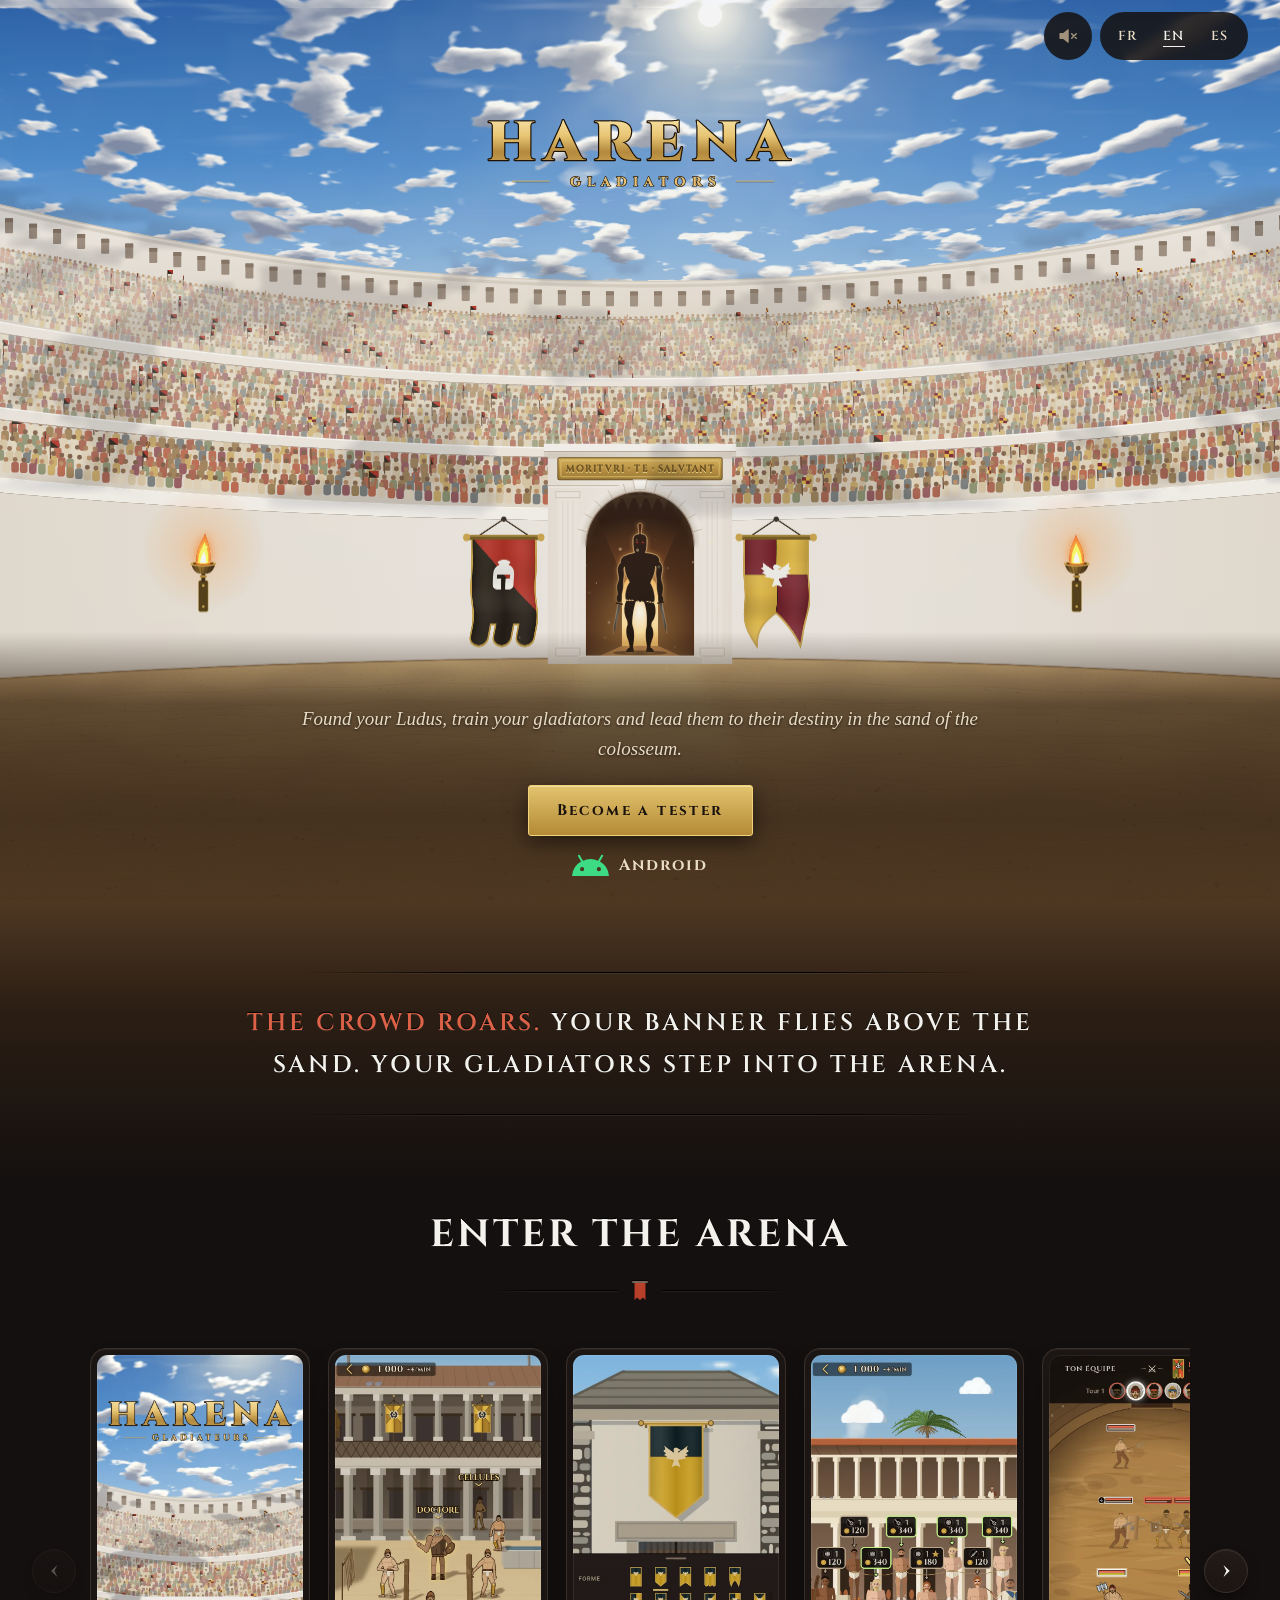
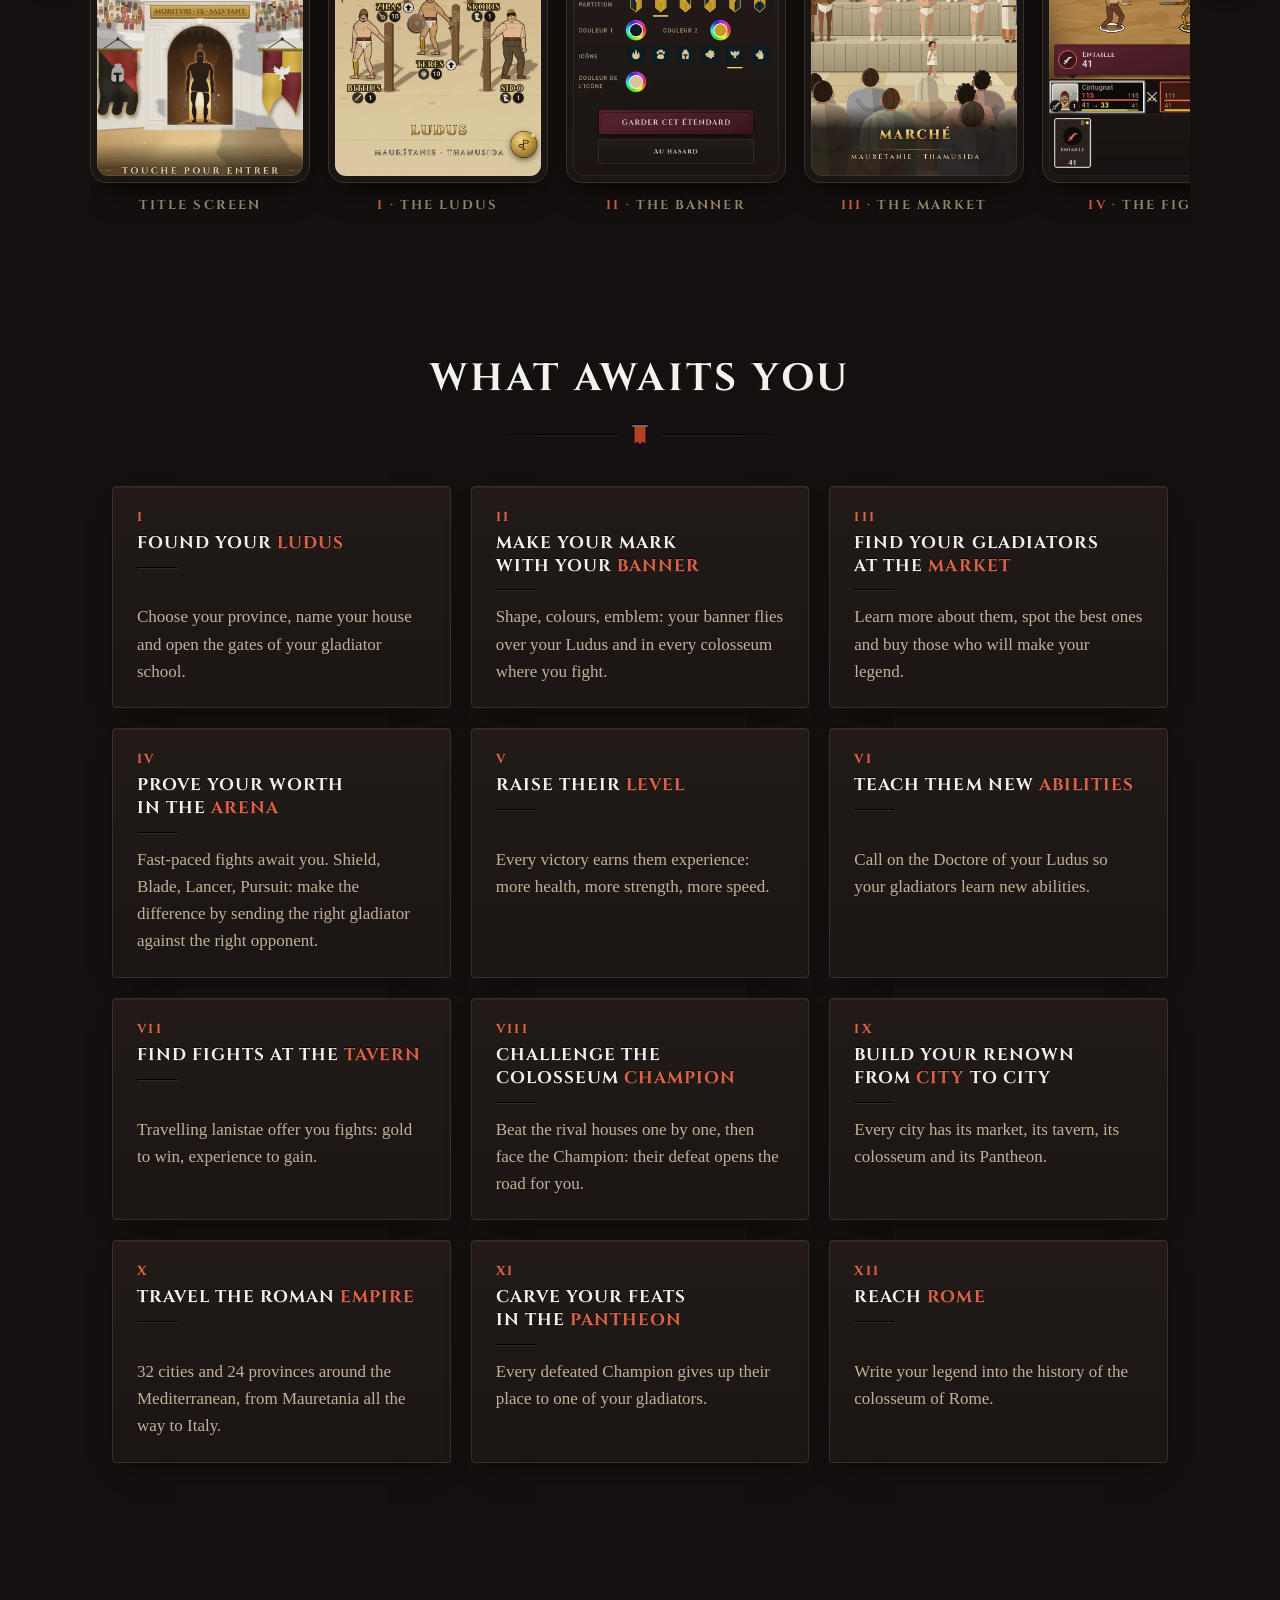
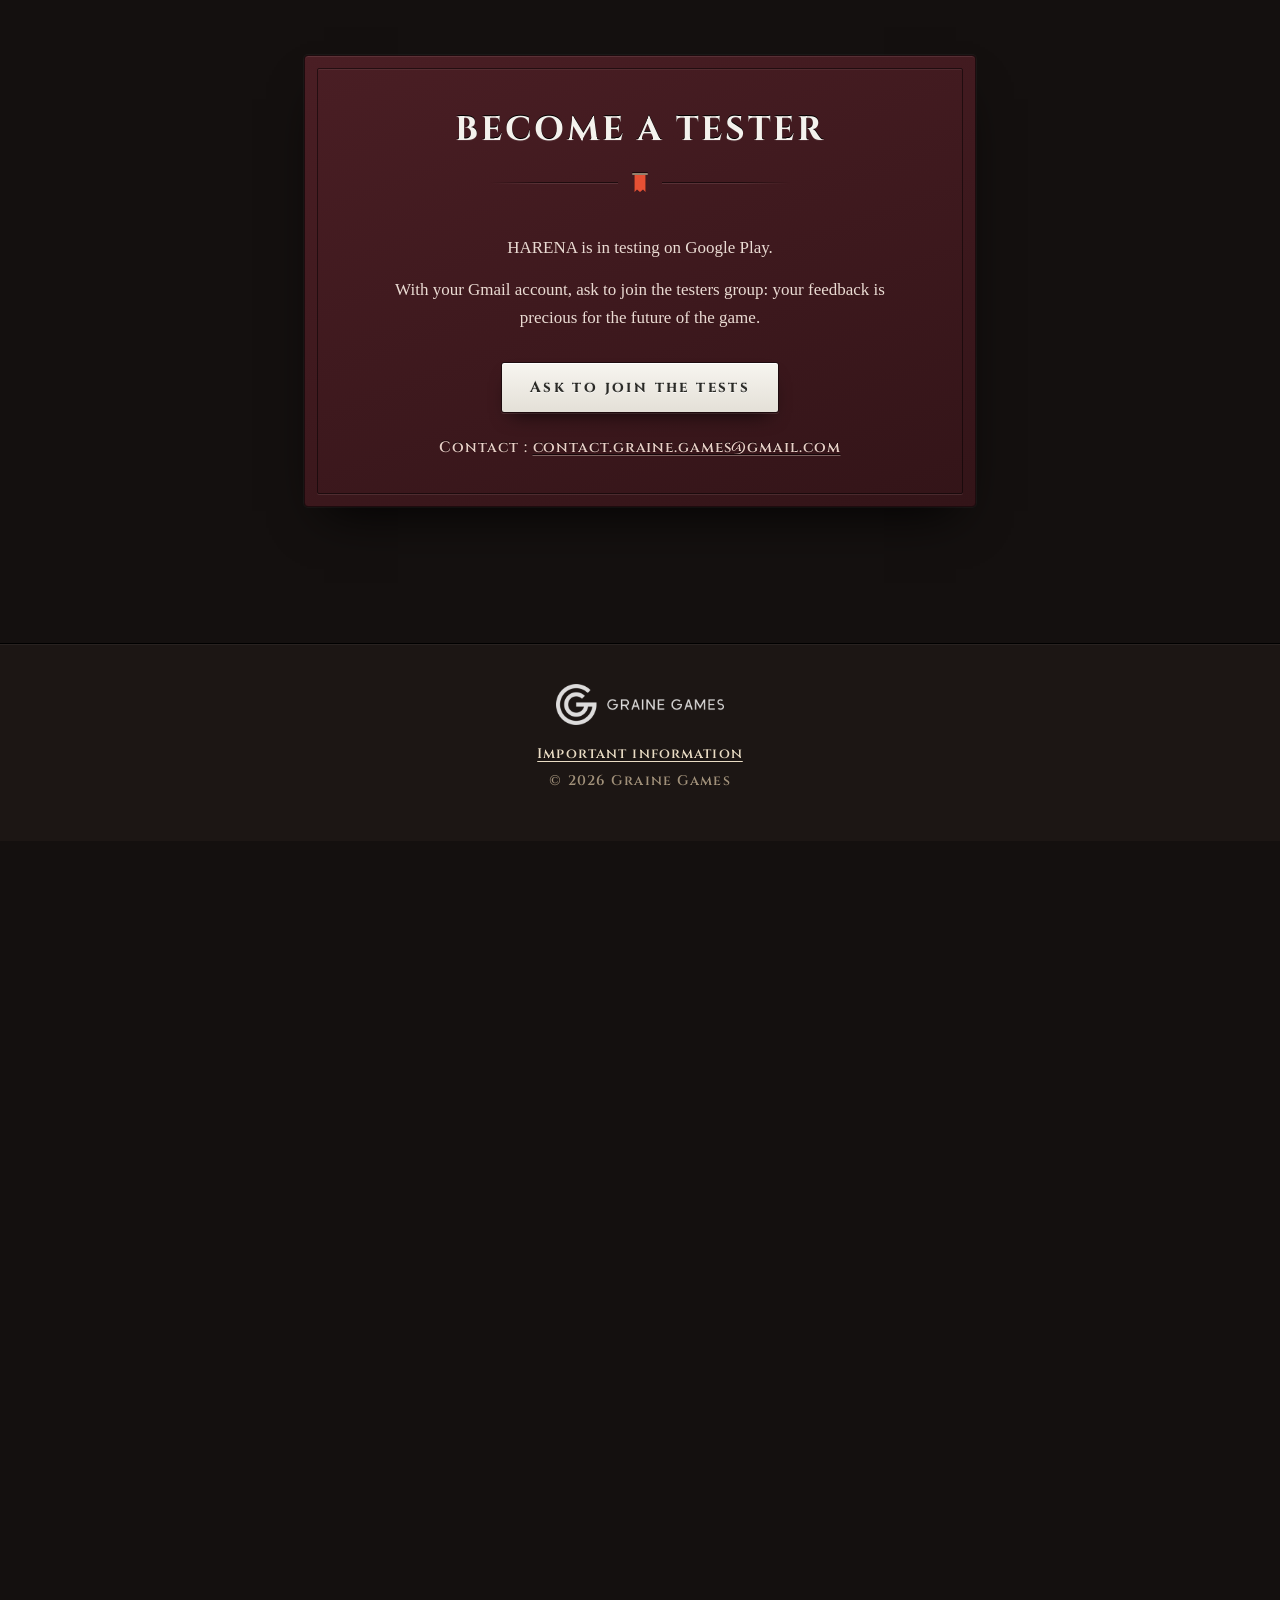
<file: index.html>
<!doctype html>
<html lang="fr">
<head>
<meta charset="utf-8">
<meta name="viewport" content="width=device-width, initial-scale=1">
<title>Graine Games</title>
<meta name="theme-color" content="#14100F">
<link rel="canonical" href="harena/">
<meta http-equiv="refresh" content="0; url=harena/">
<style>body{background:#14100F;color:#E9DCC4;font-family:Georgia,serif;text-align:center;padding:40px 16px}a{color:#F0D27A}</style>
</head>
<body>
<!-- Le studio n'a qu'un jeu : la racine renvoie vers lui. Chaque jeu vit dans son dossier, pour que ses adresses ne bougent jamais. -->
<p><a href="harena/">HARENA</a></p>
</body>
</html>
</file>
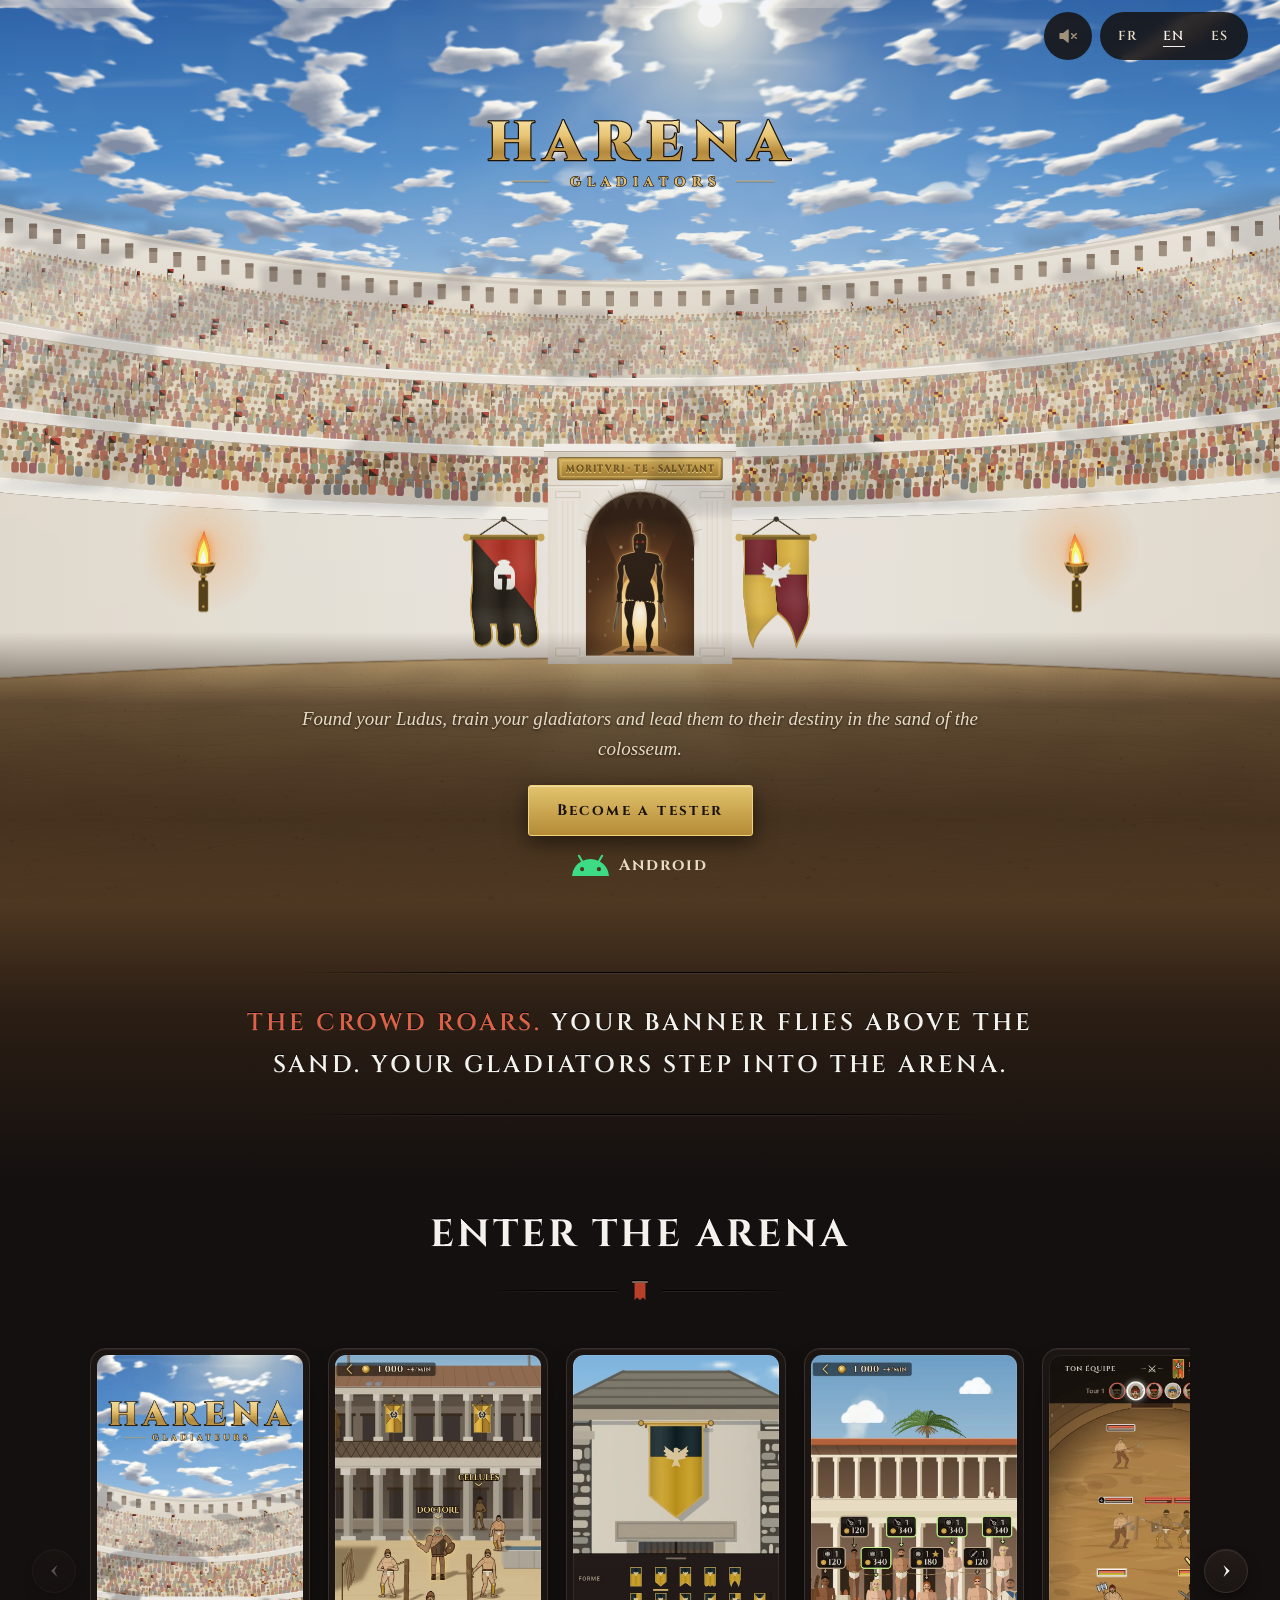
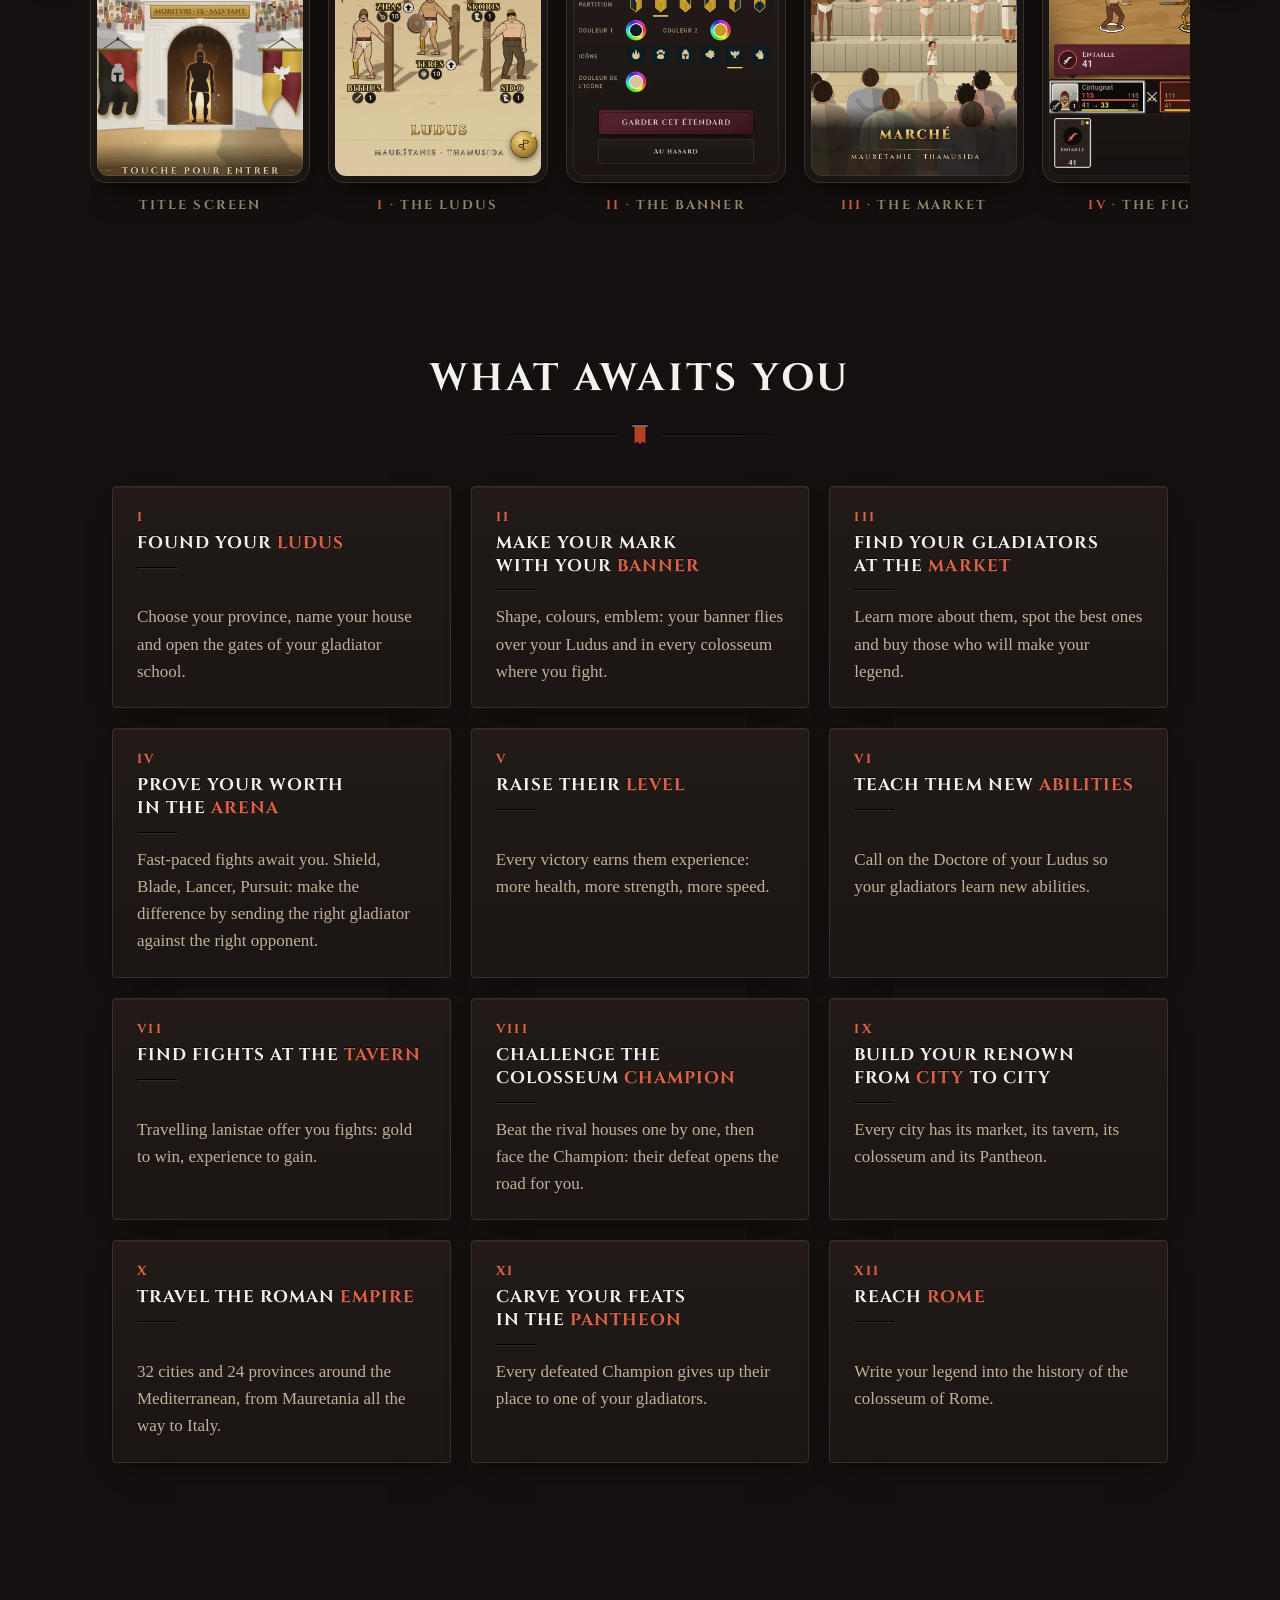
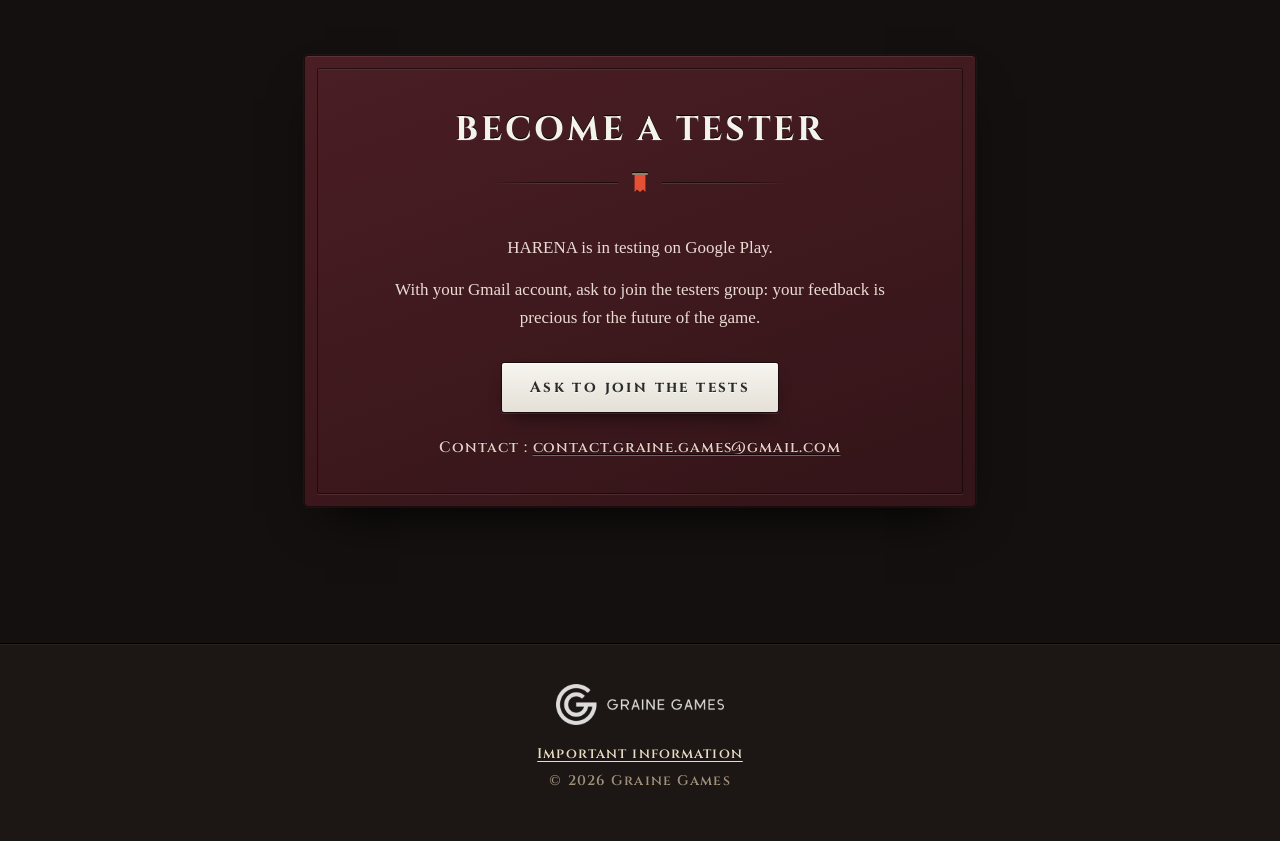
<file: harena/index.html>
<!doctype html>
<html lang="fr">
<head>
<meta charset="utf-8">
<meta name="viewport" content="width=device-width, initial-scale=1">
<title data-i18n="titre">HARENA</title>
<meta name="description" content="HARENA, jeu de gladiateurs pour Android : fondez votre Ludus, entraînez vos gladiateurs et menez-les vers leur destinée dans le sable du colisée. Sans publicité, jouable hors ligne, en français, anglais et espagnol.">
<meta name="theme-color" content="#14100F">
<meta property="og:type" content="website">
<meta property="og:title" content="HARENA">
<meta property="og:description" content="Fondez votre Ludus, entraînez vos gladiateurs et menez-les vers leur destinée dans le sable du colisée.">
<meta property="og:image" content="https://graine-games.github.io/harena/img/harena-512.png">
<meta property="og:site_name" content="Graine Games">
<meta name="twitter:card" content="summary">
<link rel="icon" href="favicon.png" type="image/png">
<link rel="apple-touch-icon" href="img/apple-touch-icon.png">
<link rel="preload" href="fonts/Cinzel.ttf" as="font" type="font/ttf" crossorigin>
<link rel="stylesheet" href="style.css?v=20261013c">
</head>
<body>
<a class="lien-evitement" href="#jeu" data-i18n="evitement">Aller au contenu</a>

<header class="entete">
  <!-- L'arene de l'ecran titre, vivante : arene.js la dessine ici (portage de harena/docs/maquettes/lancement.html). -->
  <div class="arene" aria-hidden="true"></div>
  <div class="haut">
    <!-- La musique de l'ecran titre, coupee a chaque visite : elle ne se charge qu'au premier toucher. -->
    <button type="button" class="son" aria-pressed="false" aria-label="Musique de l'arène" data-i18n-aria="son">
      <svg viewBox="0 0 24 24" aria-hidden="true" focusable="false"><path class="hp" d="M3.5 9.5h3.8l4.7-4v13l-4.7-4H3.5z"/><path class="ondes" d="M15.5 9a4.2 4.2 0 0 1 0 6M18 6.5a7.8 7.8 0 0 1 0 11"/><path class="muet" d="M16 9.5l5 5M21 9.5l-5 5"/></svg>
    </button>
    <nav class="langues" aria-label="Langue">
      <button type="button" data-lang="fr" lang="fr" aria-pressed="true">FR</button>
      <button type="button" data-lang="en" lang="en" aria-pressed="false">EN</button>
      <button type="button" data-lang="es" lang="es" aria-pressed="false">ES</button>
    </nav>
  </div>
  <audio class="musique" src="audio/titre.mp3" preload="none" loop></audio>
  <h1 class="cache">HARENA</h1>
  <!-- HARENA, le titre de lancement valide le 13 octobre (harena, tools/lancement/colisee.py `titre`) : traite comme le nom
       d'un lieu, Cinzel 900 a 0,16 em, l'or plat degrade des villes (orGrave), un contour plein d'encre de 2,4 px centre
       sur la lettre, ni ombre ni voile. GLADIATEURS en 800, corps 13, meme or, contour serre. Fixe, lisible sans script ;
       arene.js n'en anime que l'eclat. -->
  <svg class="titre" viewBox="-10 86 380 128" aria-hidden="true" focusable="false">
    <defs>
      <linearGradient id="tOr" x1="0" y1="0" x2="0" y2="1"><stop offset="0" stop-color="#FFF1C4"/><stop offset=".4" stop-color="#E8C674"/><stop offset=".62" stop-color="#B4893D"/><stop offset="1" stop-color="#E2BE6A"/></linearGradient>
      <linearGradient id="tEclat" x1="0" y1="0" x2="1" y2="0"><stop offset="0" stop-color="#fffaf0" stop-opacity="0"/><stop offset=".485" stop-color="#fffaf0" stop-opacity="0"/><stop offset=".5" stop-color="#fffdf6" stop-opacity=".55"/><stop offset=".515" stop-color="#fffaf0" stop-opacity="0"/><stop offset="1" stop-color="#fffaf0" stop-opacity="0"/></linearGradient>
      <mask id="tMasque" maskUnits="userSpaceOnUse" x="-10" y="86" width="380" height="128"><text x="182.7" y="160" font-family="Cinzel, serif" font-weight="900" font-size="55" letter-spacing="8.8" text-anchor="middle" fill="#fff">HARENA</text></mask>
    </defs>
    <g font-family="Cinzel, serif" font-weight="900" font-size="55" letter-spacing="8.8" text-anchor="middle">
      <text x="182.7" y="160" fill="#1E1205" stroke="#1E1205" stroke-width="2.4" stroke-linejoin="round">HARENA</text>
      <text x="182.7" y="160" fill="url(#tOr)">HARENA</text>
    </g>
    <g font-family="Cinzel, serif" font-weight="800" font-size="13" letter-spacing="6" text-anchor="middle">
      <text x="186" y="186" fill="#1E1205" stroke="#1E1205" stroke-width="1.2" stroke-linejoin="round" data-i18n="arenaSousTitre">GLADIATEURS</text>
      <text x="186" y="186" fill="#E2BD72" data-i18n="arenaSousTitre">GLADIATEURS</text>
    </g>
    <path d="M52 181 H90 M276 181 H314" stroke="#d6b062" stroke-width=".9"/><path d="M52 182 H90 M276 182 H314" stroke="#3a2608" stroke-width=".6" opacity=".4"/>
    <g mask="url(#tMasque)"><rect class="eclat" x="-576" y="100" width="1152" height="100" fill="url(#tEclat)" transform="translate(-216 0) rotate(-14 0 150)" style="mix-blend-mode:screen"/></g>
  </svg>
  <div class="appel">
    <p class="accroche" data-i18n="accroche">Fondez votre Ludus, entraînez vos gladiateurs et menez-les vers leur destinée dans le sable du colisée.</p>
    <a class="bouton" href="#testeur" data-i18n="cta">Devenir testeur</a>
    <p class="android" aria-label="Android">
      <!-- Le robot Android est reproduit d'apres l'oeuvre creee et partagee par Google, sous licence CC BY 3.0 (credit en page d'informations). -->
      <svg viewBox="1 5 22 13" width="37" height="22" aria-hidden="true" focusable="false"><path fill="#3DDC84" d="M17.6 9.48l1.84-3.18c.16-.31.04-.69-.26-.85a.637.637 0 0 0-.83.22l-1.88 3.24a11.43 11.43 0 0 0-8.94 0L5.65 5.67a.643.643 0 0 0-.87-.2c-.28.18-.37.54-.22.83L6.4 9.48A10.78 10.78 0 0 0 1 18h22a10.78 10.78 0 0 0-5.4-8.52zM7 15.25a1.25 1.25 0 1 1 0-2.5 1.25 1.25 0 0 1 0 2.5zm10 0a1.25 1.25 0 1 1 0-2.5 1.25 1.25 0 0 1 0 2.5z"/></svg>
      <span>Android</span>
    </p>
  </div>
</header>

<main id="jeu">
  <p class="epigraphe" data-i18n="epigraphe"><span class="minium">La foule gronde.</span> Votre étendard flotte au-dessus du sable. Vos gladiateurs entrent dans l'arène.</p>

  <section class="section galerie" aria-labelledby="titre-galerie">
    <h2 id="titre-galerie" data-i18n="galerieTitre">Entrez dans l’arène</h2>
    <div class="filet-orne" aria-hidden="true"><span></span></div>
    <!-- Douze écrans de la v0.7.0 dans l'ordre d'une partie (WebP 720×1425, barres système rognées, dans img/captures/) ; les flèches font défiler la piste. -->
    <div class="carrousel">
      <button type="button" class="defile" data-sens="-1" aria-label="Écrans précédents" data-i18n-aria="defilePrecedent">‹</button>
      <ul class="piste">
      <!-- L'écran titre validé le 13 octobre (harena, commit d97736db), avant les douze étapes. -->
      <li class="ouverture"><figure><div class="cadre"><img src="img/captures/titre.webp" width="720" height="1425" loading="lazy" alt="L’écran titre de HARENA" data-i18n-alt="titreAlt"></div><figcaption data-i18n="cTitre">L’écran titre</figcaption></figure></li>
      <li><figure><div class="cadre"><img src="img/captures/ludus.webp" width="720" height="1425" loading="lazy" alt="Le Ludus et ses gladiateurs à l’entraînement" data-i18n-alt="t1Alt"></div><figcaption data-i18n="c1">Le Ludus</figcaption></figure></li>
      <li><figure><div class="cadre"><img src="img/captures/etendard.webp" width="720" height="1425" loading="lazy" alt="L’atelier de l’étendard" data-i18n-alt="t2Alt"></div><figcaption data-i18n="c2">L’étendard</figcaption></figure></li>
      <li><figure><div class="cadre"><img src="img/captures/marche.webp" width="720" height="1425" loading="lazy" alt="Le marché aux esclaves" data-i18n-alt="t3Alt"></div><figcaption data-i18n="c3">Le marché</figcaption></figure></li>
      <li><figure><div class="cadre"><img src="img/captures/combat.webp" width="720" height="1425" loading="lazy" alt="Un combat à trois contre trois" data-i18n-alt="t4Alt"></div><figcaption data-i18n="c4">Le combat</figcaption></figure></li>
      <li><figure><div class="cadre"><img src="img/captures/victoire.webp" width="720" height="1425" loading="lazy" alt="L’écran de victoire et l’expérience gagnée" data-i18n-alt="t5Alt"></div><figcaption data-i18n="c5">La victoire</figcaption></figure></li>
      <li><figure><div class="cadre"><img src="img/captures/doctore.webp" width="720" height="1425" loading="lazy" alt="Les capacités d’un gladiateur au Doctore" data-i18n-alt="t6Alt"></div><figcaption data-i18n="c6">Le Doctore</figcaption></figure></li>
      <li><figure><div class="cadre"><img src="img/captures/taverne.webp" width="720" height="1425" loading="lazy" alt="La taverne et ses lanistes" data-i18n-alt="t7Alt"></div><figcaption data-i18n="c7">La taverne</figcaption></figure></li>
      <li><figure><div class="cadre"><img src="img/captures/colisee.webp" width="720" height="1425" loading="lazy" alt="Le colisée de Carthage et son Champion" data-i18n-alt="t8Alt"></div><figcaption data-i18n="c8">Le Champion</figcaption></figure></li>
      <li><figure><div class="cadre"><img src="img/captures/ville.webp" width="720" height="1425" loading="lazy" alt="La ville d’Alexandrie" data-i18n-alt="t9Alt"></div><figcaption data-i18n="c9">Alexandrie</figcaption></figure></li>
      <li><figure><div class="cadre"><img src="img/captures/carte.webp" width="720" height="1425" loading="lazy" alt="La carte du monde" data-i18n-alt="t10Alt"></div><figcaption data-i18n="c10">La carte</figcaption></figure></li>
      <li><figure><div class="cadre"><img src="img/captures/pantheon.webp" width="720" height="1425" loading="lazy" alt="Le Panthéon et sa fresque" data-i18n-alt="t11Alt"></div><figcaption data-i18n="c11">Le Panthéon</figcaption></figure></li>
      <li><figure><div class="cadre"><img src="img/captures/rome.webp" width="720" height="1425" loading="lazy" alt="Le colisée de Rome et son Champion" data-i18n-alt="t12Alt"></div><figcaption data-i18n="c12">Rome</figcaption></figure></li>
      </ul>
      <button type="button" class="defile" data-sens="1" aria-label="Écrans suivants" data-i18n-aria="defileSuivant">›</button>
    </div>
  </section>

  <section class="section" aria-labelledby="titre-jeu">
    <h2 id="titre-jeu" data-i18n="jeuTitre">Ce qui vous attend</h2>
    <div class="filet-orne" aria-hidden="true"><span></span></div>
    <!-- Le parcours d'un joueur, dans le même ordre que les écrans : numéroté à la romaine. -->
    <ol class="atouts">
      <li>
        <h3 data-i18n="t1Titre">Fondez votre <span class="minium">Ludus</span></h3>
        <p data-i18n="t1Texte">Choisissez votre province, donnez un nom à votre maison et ouvrez les portes de votre école de gladiateurs.</p>
      </li>
      <li>
        <h3 data-i18n="t2Titre">Créez votre marque avec votre <span class="minium">étendard</span></h3>
        <p data-i18n="t2Texte">Forme, couleurs, emblème : votre étendard flotte sur votre Ludus et dans chaque colisée où vous combattez.</p>
      </li>
      <li>
        <h3 data-i18n="t3Titre">Trouvez vos gladiateurs au <span class="minium">marché</span></h3>
        <p data-i18n="t3Texte">Apprenez-en plus sur eux, repérez les meilleurs et achetez ceux qui feront votre légende.</p>
      </li>
      <li>
        <h3 data-i18n="t4Titre">Prouvez votre valeur dans l’<span class="minium">arène</span></h3>
        <p data-i18n="t4Texte">Des combats dynamiques vous attendent. Bouclier, Lame, Lancier, Poursuite : faites la différence en envoyant le bon gladiateur face au bon adversaire.</p>
      </li>
      <li>
        <h3 data-i18n="t5Titre">Faites-les monter en <span class="minium">niveau</span></h3>
        <p data-i18n="t5Texte">Chaque victoire leur rapporte de l’expérience : plus de vie, plus de force, plus de vitesse.</p>
      </li>
      <li>
        <h3 data-i18n="t6Titre">Apprenez-leur de nouvelles <span class="minium">capacités</span></h3>
        <p data-i18n="t6Texte">Faites appel au Doctore de votre Ludus pour que vos gladiateurs apprennent de nouvelles capacités.</p>
      </li>
      <li>
        <h3 data-i18n="t7Titre">Dénichez des combats à la <span class="minium">taverne</span></h3>
        <p data-i18n="t7Texte">Les lanistes de passage vous proposent des combats : de l’or à gagner, de l’expérience à prendre.</p>
      </li>
      <li>
        <h3 data-i18n="t8Titre">Défiez le <span class="minium">Champion</span> du colisée</h3>
        <p data-i18n="t8Texte">Battez les maisons rivales une à une, puis affrontez le Champion : sa défaite vous ouvre la route.</p>
      </li>
      <li>
        <h3 data-i18n="t9Titre">Bâtissez votre renommée de <span class="minium">ville</span> en ville</h3>
        <p data-i18n="t9Texte">Chaque ville a son marché, sa taverne, son colisée et son Panthéon.</p>
      </li>
      <li>
        <h3 data-i18n="t10Titre">Parcourez l’<span class="minium">Empire</span> romain</h3>
        <p data-i18n="t10Texte">32 villes et 24 provinces autour de la Méditerranée, de la Maurétanie jusqu’à l’Italie.</p>
      </li>
      <li>
        <h3 data-i18n="t11Titre">Inscrivez vos exploits au <span class="minium">Panthéon</span></h3>
        <p data-i18n="t11Texte">Chaque Champion vaincu cède sa place à l’un de vos gladiateurs.</p>
      </li>
      <li>
        <h3 data-i18n="t12Titre">Atteignez <span class="minium">Rome</span></h3>
        <p data-i18n="t12Texte">Inscrivez votre légende dans l’histoire du colisée de Rome.</p>
      </li>
    </ol>
  </section>

  <section class="section" id="testeur" aria-labelledby="titre-testeur">
    <div class="testeur">
      <h2 id="titre-testeur" data-i18n="testeurTitre">Devenir testeur</h2>
      <div class="filet-orne" aria-hidden="true"><span></span></div>
      <p data-i18n="testeurTexte1">HARENA est en test sur Google Play.</p>
      <p data-i18n="testeurTexte2">Avec votre compte Gmail, demandez à rejoindre le groupe des testeurs : vos retours sont précieux pour l’avenir du jeu.</p>
      <a class="bouton" href="https://groups.google.com/g/harena-testers" data-i18n="testeurBouton">Demander à rejoindre les tests</a>
      <p class="adresse"><span data-i18n="testeurContact">Contact</span> : <a href="mailto:contact.graine.games@gmail.com">contact.graine.games@gmail.com</a></p>
    </div>
  </section>
</main>

<footer class="pied">
  <img class="studio" src="img/graine-games.png" width="480" height="116" alt="Graine Games">
  <p><a href="confidentialite.html" data-i18n="infos">Informations importantes</a></p>
  <p>© 2026 Graine Games</p>
</footer>

<script>
  // Les flèches de la galerie : un cran de piste à la fois ; au bout de la piste, la flèche de ce côté s'estompe.
  document.querySelectorAll('.carrousel').forEach(function (c) {
    var piste = c.querySelector('.piste'), fleches = c.querySelectorAll('.defile');
    function bornes() {
      fleches[0].disabled = piste.scrollLeft < 4;
      fleches[1].disabled = piste.scrollLeft + piste.clientWidth > piste.scrollWidth - 4;
    }
    fleches.forEach(function (b) {
      b.addEventListener('click', function () {
        piste.scrollBy({ left: b.dataset.sens * piste.clientWidth * 0.8, behavior: 'smooth' });
      });
    });
    piste.addEventListener('scroll', bornes, { passive: true });
    window.addEventListener('resize', bornes);
    bornes();
  });
</script>
<script src="langue.js?v=20261013c"></script>
<script src="arene.js?v=20261013a"></script>
</body>
</html>
</file>
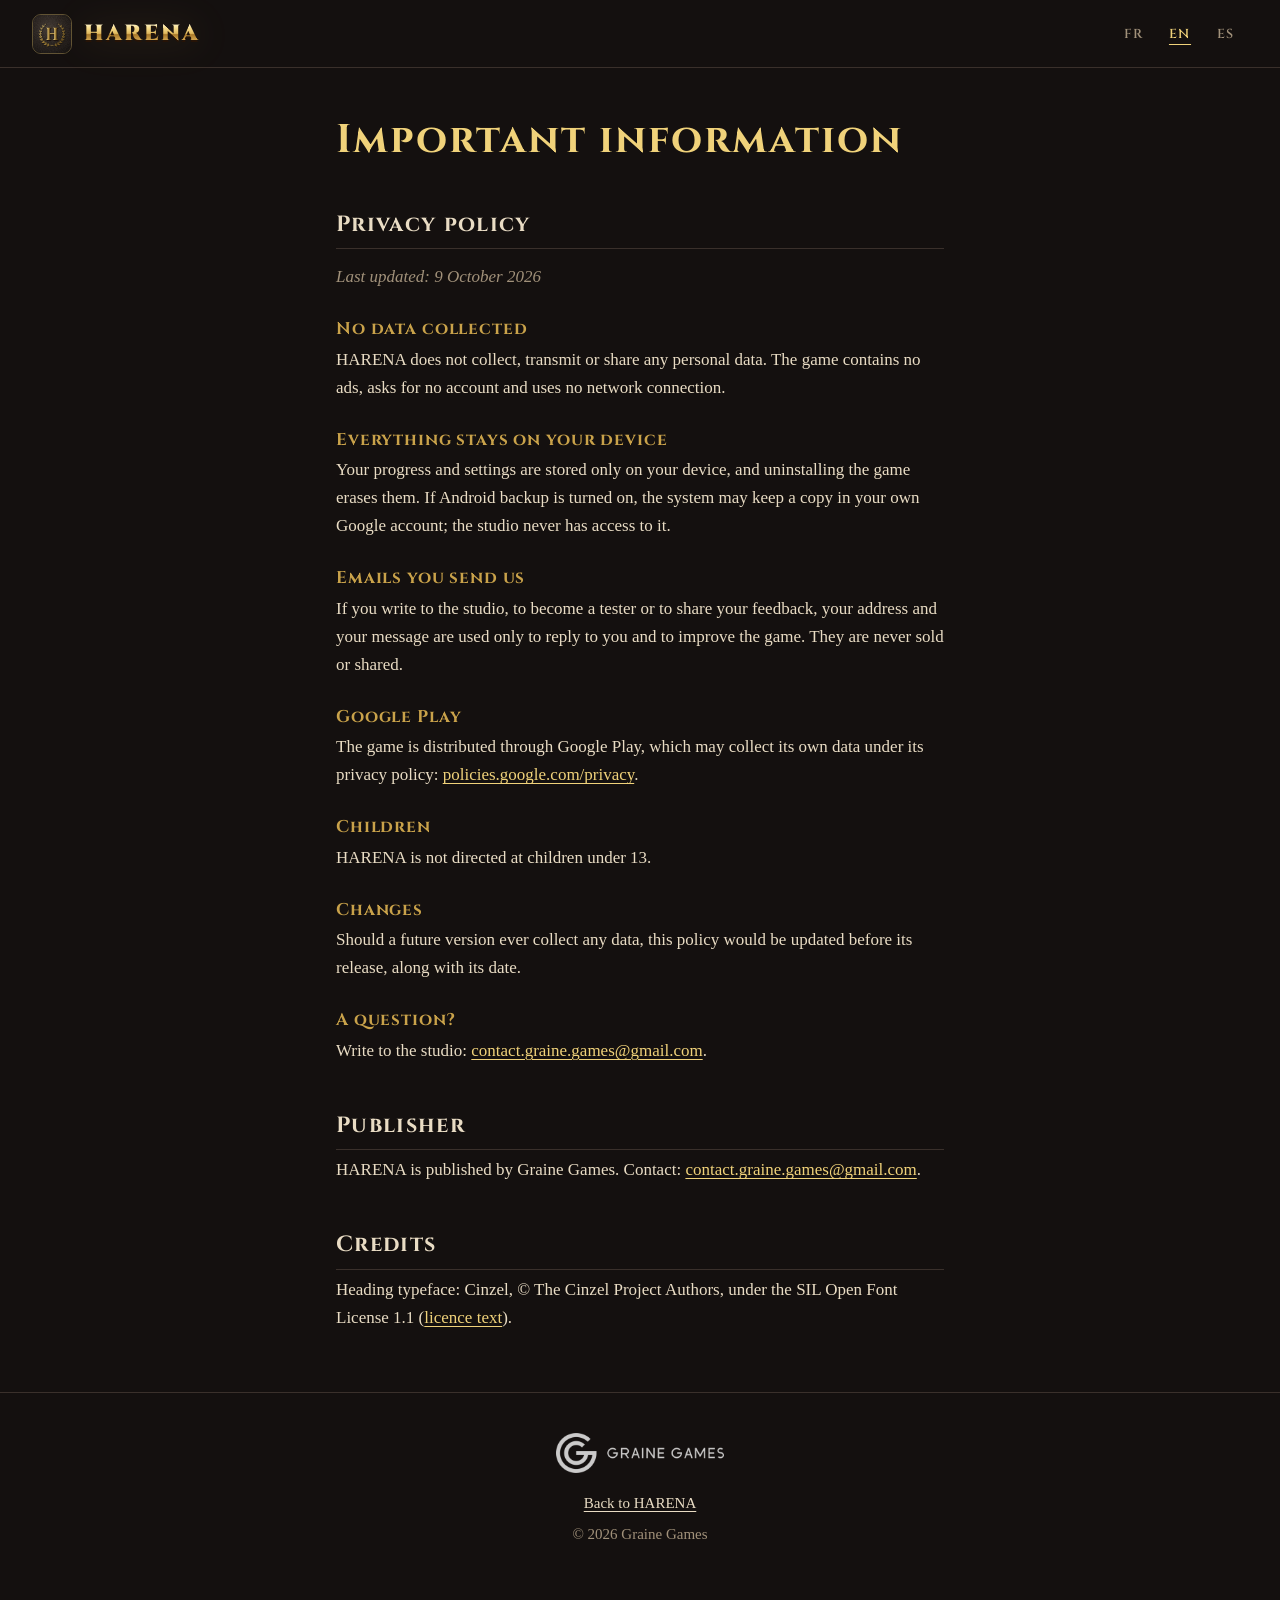
<file: confidentialite.html>
<!doctype html>
<html lang="fr">
<head>
<meta charset="utf-8">
<meta name="viewport" content="width=device-width, initial-scale=1">
<title data-i18n="infosTitre">Informations importantes — HARENA</title>
<meta name="description" content="Politique de confidentialité de HARENA : le jeu ne collecte, ne transmet ni ne partage aucune donnée personnelle. Éditeur : Graine Games.">
<meta name="theme-color" content="#14100F">
<meta property="og:type" content="website">
<meta property="og:title" content="Informations importantes — HARENA">
<meta property="og:description" content="Politique de confidentialité de HARENA : aucune donnée personnelle collectée.">
<meta property="og:image" content="img/harena-512.png">
<link rel="icon" href="favicon.png" type="image/png">
<link rel="apple-touch-icon" href="img/apple-touch-icon.png">
<link rel="stylesheet" href="style.css">
</head>
<body>
<a class="lien-evitement" href="#contenu" data-i18n="evitement">Aller au contenu</a>

<header class="barre">
  <a class="retour" href="index.html"><img src="img/harena-256.png" width="40" height="40" alt=""><span class="or-grave">HARENA</span></a>
  <nav class="langues" aria-label="Langue">
    <button type="button" data-lang="fr" lang="fr" aria-pressed="true">FR</button>
    <button type="button" data-lang="en" lang="en" aria-pressed="false">EN</button>
    <button type="button" data-lang="es" lang="es" aria-pressed="false">ES</button>
  </nav>
</header>

<main id="contenu" class="texte">
  <h1 data-i18n="infos">Informations importantes</h1>

  <h2 data-i18n="pcTitre">Politique de confidentialité</h2>
  <p class="date" data-i18n="pcDate">Dernière mise à jour : 9 octobre 2026</p>

  <h3 data-i18n="pcAucuneTitre">Aucune donnée collectée</h3>
  <p data-i18n="pcAucuneTexte">HARENA ne collecte, ne transmet ni ne partage aucune donnée personnelle. Le jeu ne contient aucune publicité, ne demande aucun compte et n'utilise aucune connexion réseau.</p>

  <h3 data-i18n="pcLocalTitre">Tout reste sur ton appareil</h3>
  <p data-i18n="pcLocalTexte">Ta progression et tes réglages sont enregistrés uniquement sur ton appareil, et désinstaller le jeu les efface. Si la sauvegarde Android est activée, le système peut en garder une copie dans ton propre compte Google ; le studio n'y a jamais accès.</p>

  <h3 data-i18n="pcMailTitre">Les e-mails que tu nous envoies</h3>
  <p data-i18n="pcMailTexte">Si tu écris au studio, pour devenir testeur ou donner ton avis, ton adresse et ton message servent uniquement à te répondre et à améliorer le jeu. Ils ne sont ni vendus ni partagés.</p>

  <h3 data-i18n="pcPlayTitre">Google Play</h3>
  <p data-i18n="pcPlayTexte">Le jeu est distribué par Google Play, qui peut collecter ses propres données selon sa politique de confidentialité : <a href="https://policies.google.com/privacy">policies.google.com/privacy</a>.</p>

  <h3 data-i18n="pcEnfantsTitre">Enfants</h3>
  <p data-i18n="pcEnfantsTexte">HARENA ne s'adresse pas aux enfants de moins de 13 ans.</p>

  <h3 data-i18n="pcEvolTitre">Évolutions</h3>
  <p data-i18n="pcEvolTexte">Si une version future devait collecter la moindre donnée, cette politique serait mise à jour avant sa sortie, et sa date avec elle.</p>

  <h3 data-i18n="pcContactTitre">Une question ?</h3>
  <p data-i18n="pcContactTexte">Écris au studio : <a href="mailto:contact.graine.games@gmail.com">contact.graine.games@gmail.com</a>.</p>

  <h2 data-i18n="editeurTitre">Éditeur</h2>
  <p data-i18n="editeurTexte">HARENA est édité par Graine Games. Contact : <a href="mailto:contact.graine.games@gmail.com">contact.graine.games@gmail.com</a>.</p>

  <h2 data-i18n="creditsTitre">Crédits</h2>
  <p data-i18n="creditsTexte">Police des titres : Cinzel, © The Cinzel Project Authors, sous licence SIL Open Font License 1.1 (<a href="fonts/OFL.txt">texte de la licence</a>).</p>
</main>

<footer class="pied">
  <img class="studio" src="img/graine-games.png" width="480" height="116" alt="Graine Games">
  <p><a href="index.html" data-i18n="retour">Retour à HARENA</a></p>
  <p>© 2026 Graine Games</p>
</footer>

<script src="langue.js"></script>
</body>
</html>
</file>
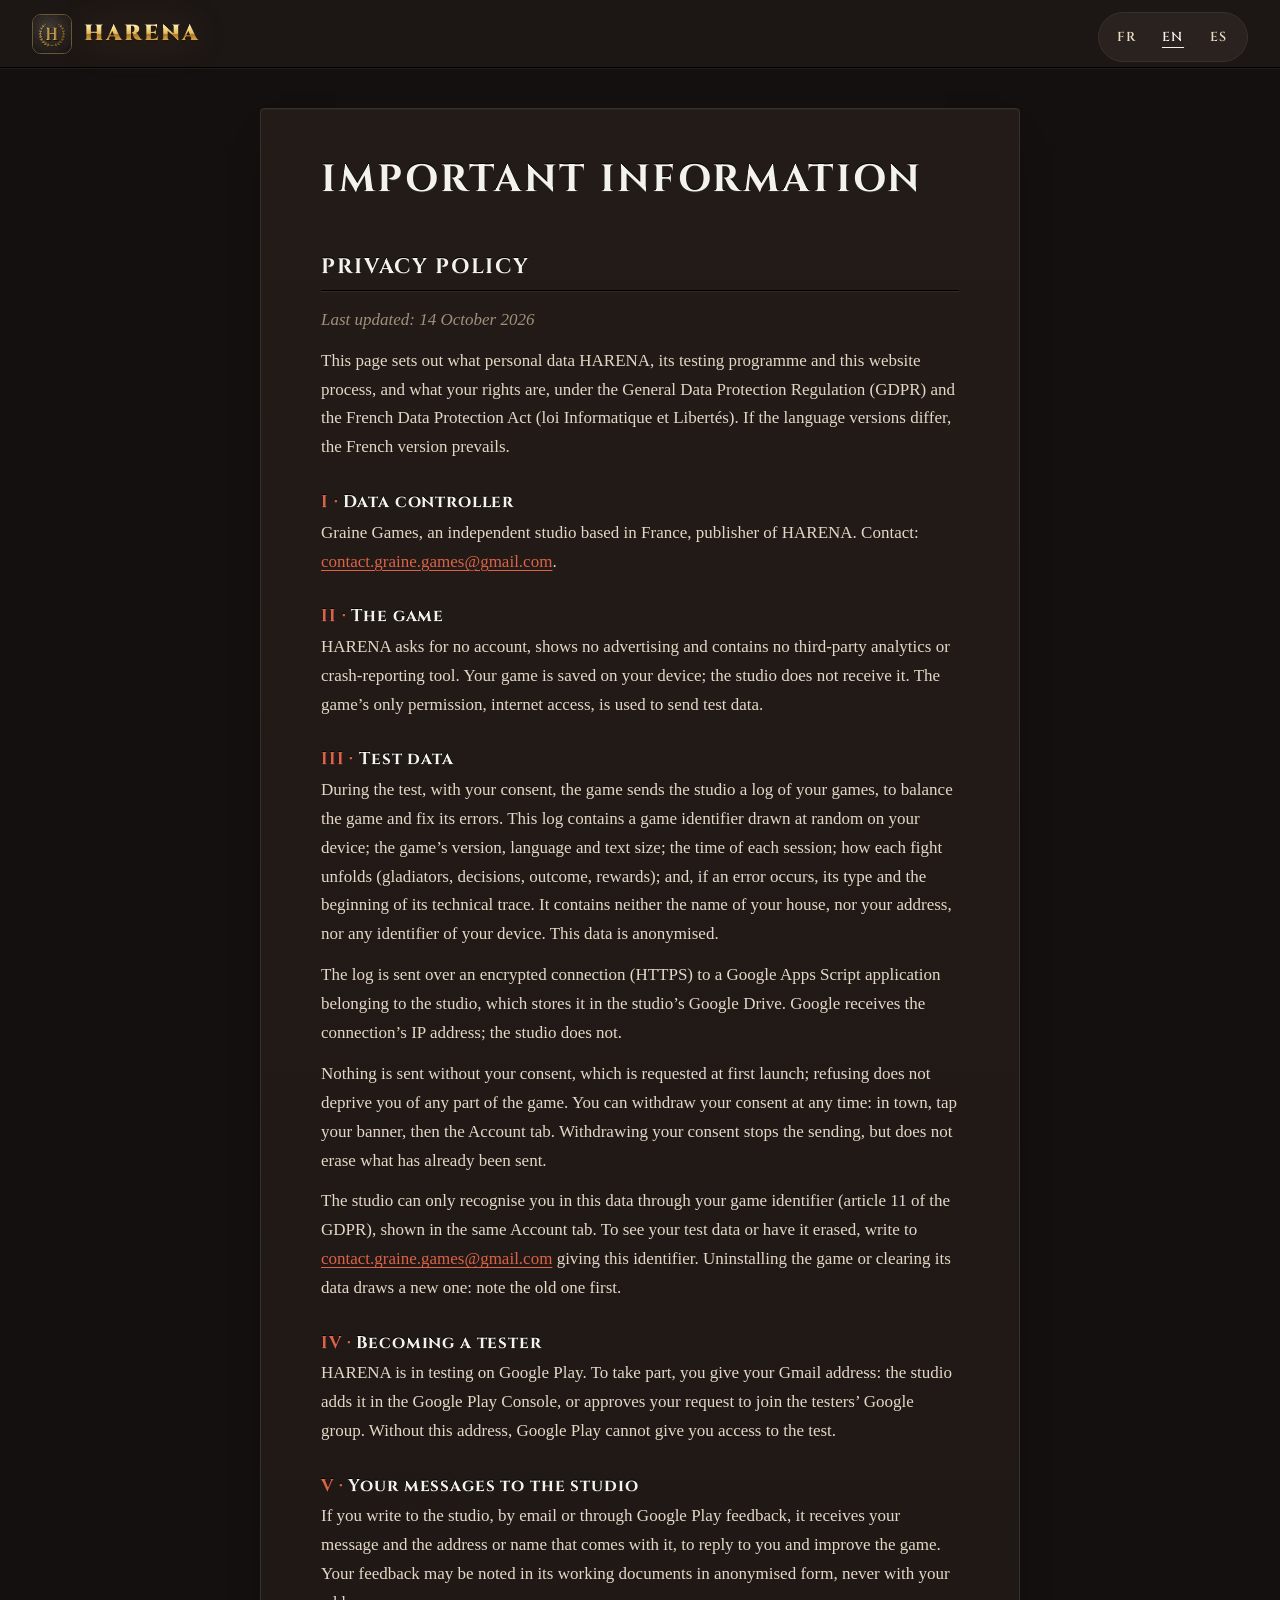
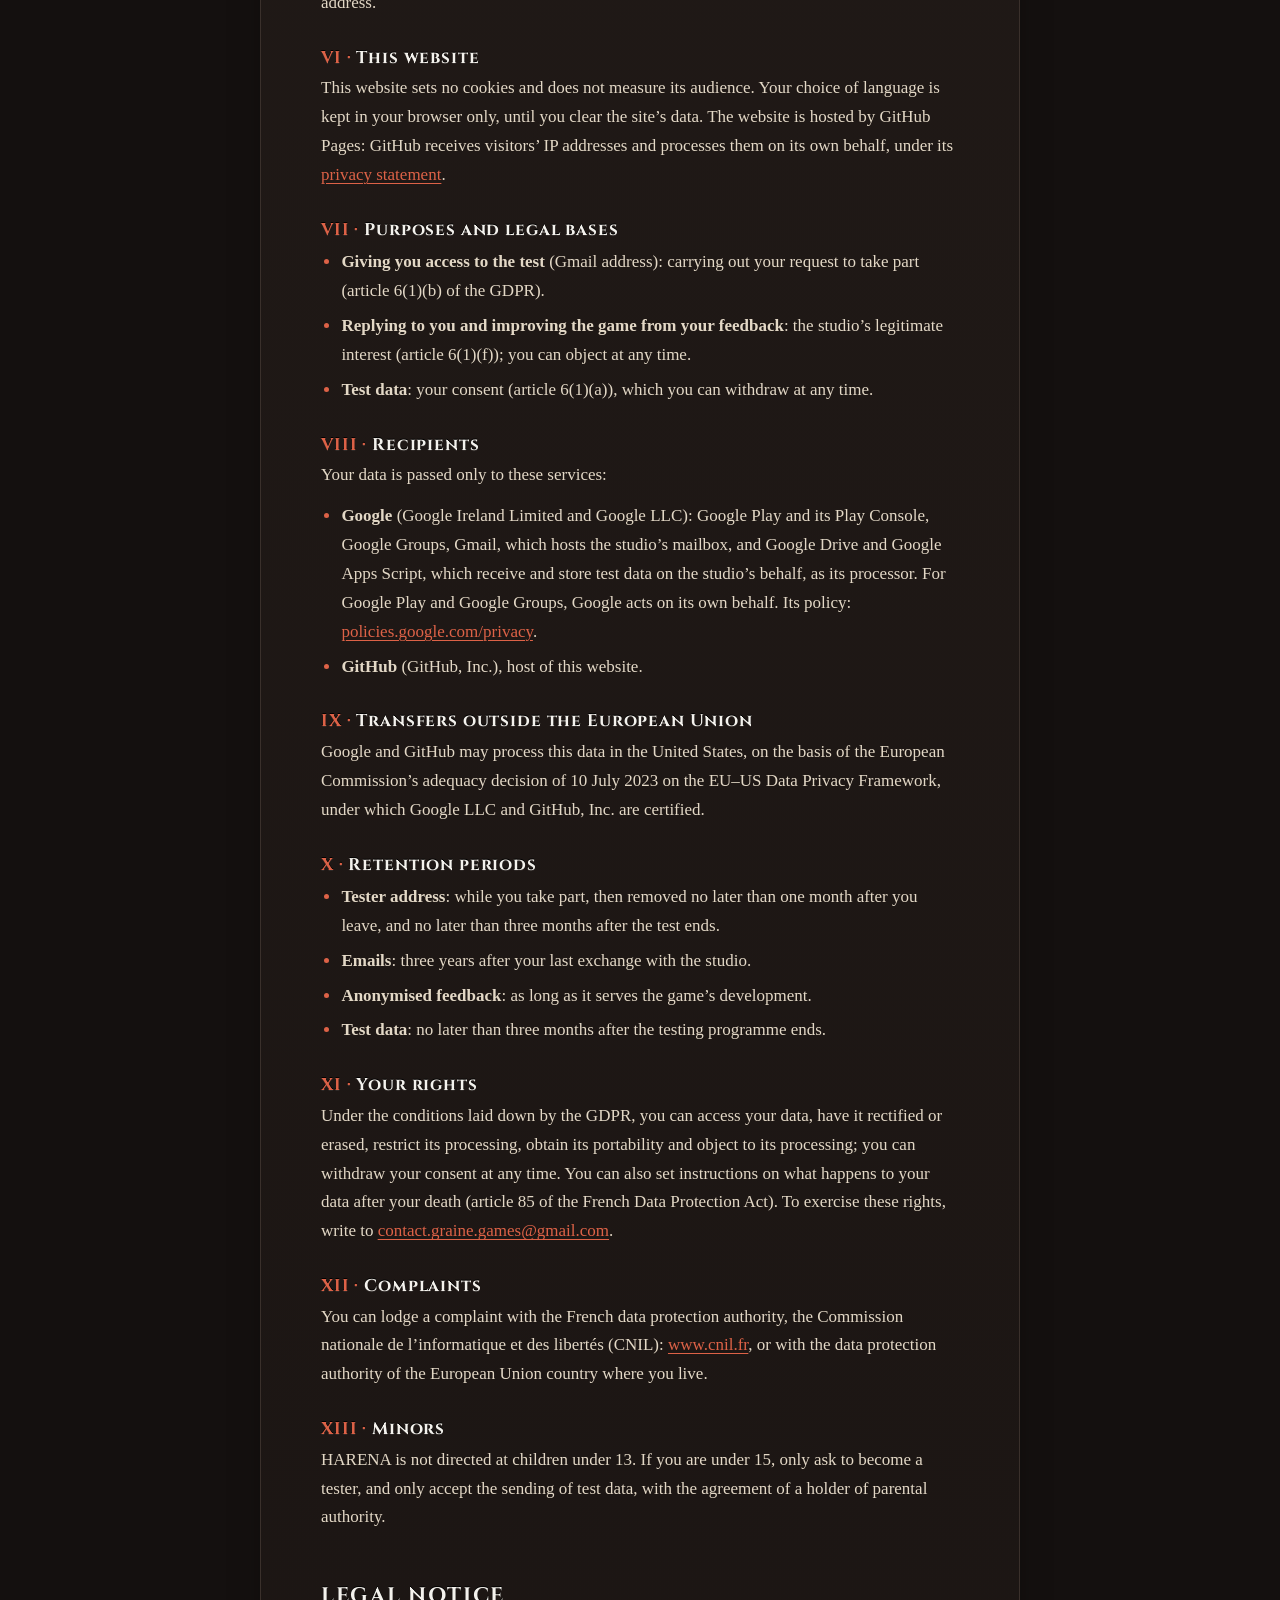
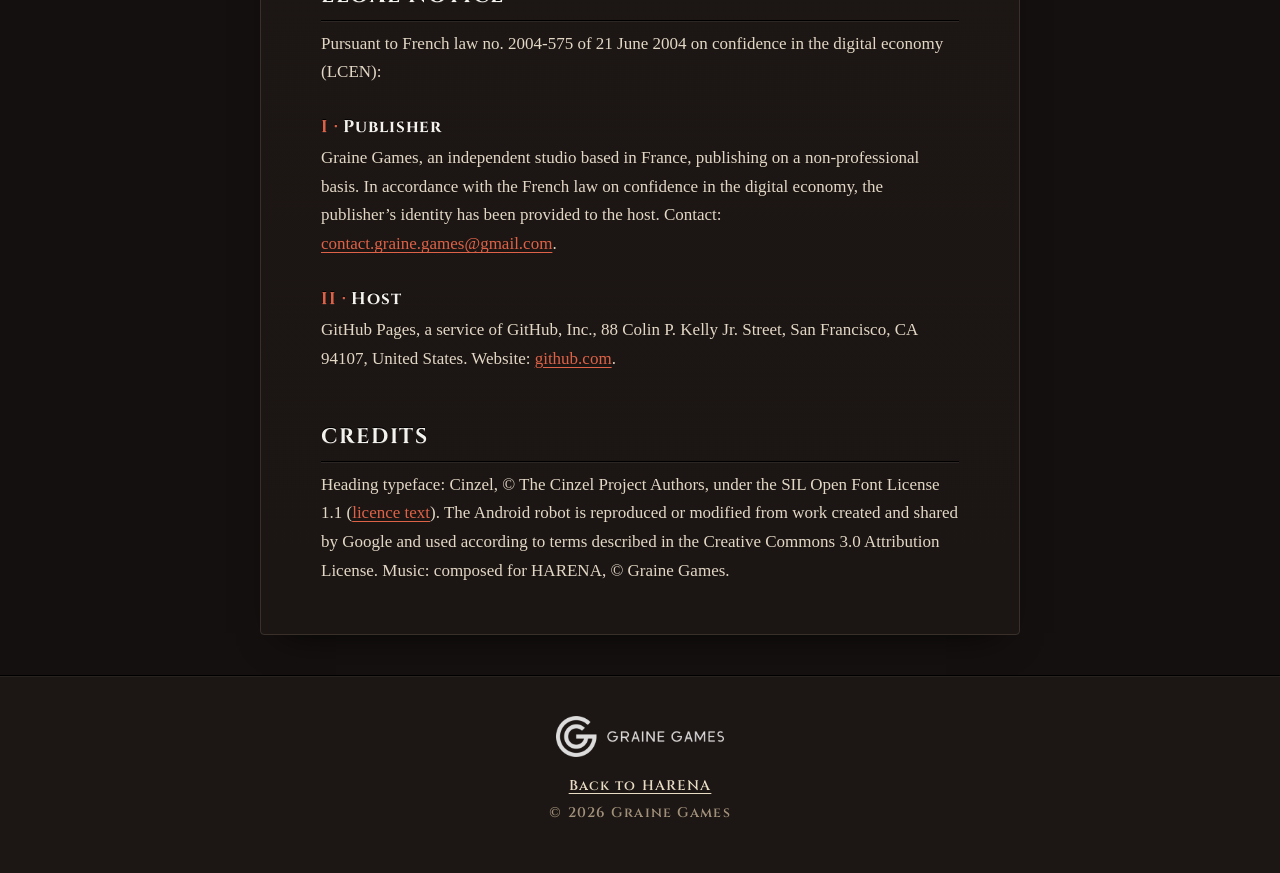
<file: harena/confidentialite.html>
<!doctype html>
<html lang="fr">
<head>
<meta charset="utf-8">
<meta name="viewport" content="width=device-width, initial-scale=1">
<title data-i18n="infosTitre">Informations importantes — HARENA</title>
<meta name="description" content="Politique de confidentialité et mentions légales de HARENA, édité par Graine Games : les données que le jeu, son test et ce site traitent, et vos droits.">
<meta name="theme-color" content="#14100F">
<meta property="og:type" content="website">
<meta property="og:title" content="Informations importantes — HARENA">
<meta property="og:description" content="Politique de confidentialité et mentions légales de HARENA : les données de test que le jeu envoie au studio, et ce qui ne quitte jamais votre appareil.">
<meta property="og:image" content="https://graine-games.github.io/harena/img/harena-512.png">
<link rel="icon" href="favicon.png" type="image/png">
<link rel="apple-touch-icon" href="img/apple-touch-icon.png">
<link rel="stylesheet" href="style.css?v=20261013c">
</head>
<body>
<a class="lien-evitement" href="#contenu" data-i18n="evitement">Aller au contenu</a>

<header class="barre">
  <a class="retour" href="index.html"><img src="img/harena-256.png" width="40" height="40" alt=""><span class="or-grave">HARENA</span></a>
  <nav class="langues" aria-label="Langue">
    <button type="button" data-lang="fr" lang="fr" aria-pressed="true">FR</button>
    <button type="button" data-lang="en" lang="en" aria-pressed="false">EN</button>
    <button type="button" data-lang="es" lang="es" aria-pressed="false">ES</button>
  </nav>
</header>

<main id="contenu" class="texte">
  <h1 data-i18n="infos">Informations importantes</h1>

  <h2 data-i18n="pcTitre">Politique de confidentialité</h2>
  <p class="date" data-i18n="pcDate">Dernière mise à jour : 14 octobre 2026</p>
  <p data-i18n="pcIntro">Cette page indique quelles données personnelles HARENA, son programme de test et ce site traitent, et quels sont vos droits, en application du Règlement général sur la protection des données (RGPD) et de la loi Informatique et Libertés. En cas de différence entre les langues, la version française fait foi.</p>

  <h3 data-i18n="pcRespTitre">Responsable du traitement</h3>
  <p data-i18n="pcRespTexte">Graine Games, studio indépendant établi en France, éditeur de HARENA. Contact : <a href="mailto:contact.graine.games@gmail.com">contact.graine.games@gmail.com</a>.</p>

  <h3 data-i18n="pcJeuTitre">Le jeu</h3>
  <p data-i18n="pcJeuTexte">HARENA ne demande aucun compte, n’affiche aucune publicité et ne contient aucun outil tiers de mesure d’audience ou de rapport de plantage. Votre partie est sauvegardée sur votre appareil ; le studio ne la reçoit pas. La seule permission du jeu, l’accès à Internet, sert à l’envoi des données de test.</p>

  <h3 data-i18n="pcDonneesTitre">Les données de test</h3>
  <p data-i18n="pcDonneesTexte">Pendant le test, avec votre accord, le jeu envoie au studio le journal de vos parties, pour équilibrer le jeu et corriger ses erreurs. Ce journal contient un identifiant de partie tiré au hasard sur votre appareil ; la version, la langue et la taille de texte du jeu ; l’heure des sessions ; le déroulé de chaque combat (gladiateurs, décisions, issue, récompenses) ; et, en cas d’erreur, son type et le début de sa trace technique. Il ne contient ni le nom de votre maison, ni votre adresse, ni aucun identifiant de votre appareil. Ces données sont anonymisées.</p>
  <p data-i18n="pcDonneesEnvoiTexte">Le journal part par une connexion chiffrée (HTTPS) vers une application Google Apps Script du studio, qui le range dans le Google Drive du studio. Google reçoit l’adresse IP de la connexion ; le studio ne la reçoit pas.</p>
  <p data-i18n="pcDonneesChoixTexte">Rien ne part sans votre accord, demandé au premier lancement ; refuser ne vous prive d’aucune partie du jeu. Vous pouvez retirer votre accord à tout moment : en ville, touchez votre étendard, puis l’onglet Compte. Retirer votre accord arrête les envois, sans effacer ce qui est déjà parti.</p>
  <p data-i18n="pcDonneesEffacementTexte">Le studio ne peut vous reconnaître dans ces données que par votre identifiant de partie (article 11 du RGPD), affiché dans ce même onglet Compte. Pour consulter ou faire effacer vos données de test, écrivez à <a href="mailto:contact.graine.games@gmail.com">contact.graine.games@gmail.com</a> en donnant cet identifiant. Désinstaller le jeu ou effacer ses données en tire un nouveau : notez l’ancien avant.</p>

  <h3 data-i18n="pcTestTitre">Devenir testeur</h3>
  <p data-i18n="pcTestTexte">HARENA est en test sur Google Play. Pour y participer, vous donnez votre adresse Gmail : le studio l’inscrit dans la Google Play Console, ou valide votre demande d’adhésion au groupe Google des testeurs. Sans cette adresse, Google Play ne peut pas vous ouvrir le test.</p>

  <h3 data-i18n="pcMailTitre">Vos messages au studio</h3>
  <p data-i18n="pcMailTexte">Si vous écrivez au studio, par e-mail ou par les commentaires de Google Play, il reçoit votre message et l’adresse ou le nom qui l’accompagnent, pour vous répondre et améliorer le jeu. Vos retours peuvent être notés dans ses documents de travail de façon anonymisée, jamais avec votre adresse.</p>

  <h3 data-i18n="pcSiteTitre">Ce site</h3>
  <p data-i18n="pcSiteTexte">Ce site ne dépose aucun cookie et ne mesure pas son audience. Votre choix de langue est gardé dans votre navigateur seulement, jusqu’à ce que vous effaciez les données du site. Le site est hébergé par GitHub Pages : GitHub reçoit l’adresse IP des visiteurs et la traite pour son propre compte, selon sa <a href="https://docs.github.com/fr/site-policy/privacy-policies/github-general-privacy-statement">déclaration de confidentialité</a>.</p>

  <h3 data-i18n="pcBasesTitre">Finalités et bases légales</h3>
  <ul data-i18n="pcBasesListe">
    <li><strong>Vous ouvrir le test</strong> (adresse Gmail) : exécution de votre demande de participation (article 6.1.b du RGPD).</li>
    <li><strong>Vous répondre et améliorer le jeu à partir de vos retours</strong> : intérêt légitime du studio (article 6.1.f) ; vous pouvez vous y opposer à tout moment.</li>
    <li><strong>Les données de test</strong> : votre consentement (article 6.1.a), que vous pouvez retirer à tout moment.</li>
  </ul>

  <h3 data-i18n="pcDestTitre">Destinataires</h3>
  <p data-i18n="pcDestIntro">Vos données ne sont transmises qu’à ces services :</p>
  <ul data-i18n="pcDestListe">
    <li><strong>Google</strong> (Google Ireland Limited et Google LLC) : Google Play et sa Play Console, Google Groupes, Gmail, qui héberge la messagerie du studio, ainsi que Google Drive et Google Apps Script, qui reçoivent et conservent les données de test pour le compte du studio, en tant que sous-traitant.<!-- Sous-traitance Google : risque accepte par le porteur pendant le test ferme, a trancher avant la production (decision du 2026-10-09, ADR 023). --> Pour Google Play et Google Groupes, Google agit pour son propre compte. Sa politique : <a href="https://policies.google.com/privacy">policies.google.com/privacy</a>.</li>
    <li><strong>GitHub</strong> (GitHub, Inc.), hébergeur de ce site.</li>
  </ul>

  <h3 data-i18n="pcTransfertsTitre">Transferts hors de l’Union européenne</h3>
  <p data-i18n="pcTransfertsTexte">Google et GitHub peuvent traiter ces données aux États-Unis, sur le fondement de la décision d’adéquation de la Commission européenne du 10 juillet 2023 relative au cadre de protection des données UE–États-Unis, auquel Google LLC et GitHub, Inc. sont certifiés.</p>

  <h3 data-i18n="pcDureesTitre">Durées de conservation</h3>
  <ul data-i18n="pcDureesListe">
    <li><strong>Adresse de testeur</strong> : pendant votre participation, puis retirée au plus tard un mois après votre départ, et au plus tard trois mois après la fin du test.</li>
    <li><strong>E-mails</strong> : trois ans après votre dernier échange avec le studio.</li>
    <li><strong>Retours anonymisés</strong> : tant qu’ils servent au développement du jeu.</li>
    <li><strong>Données de test</strong> : au plus tard trois mois après la fin du programme de test.<!-- Duree validee par le porteur le 2026-10-09. --></li>
  </ul>

  <h3 data-i18n="pcDroitsTitre">Vos droits</h3>
  <p data-i18n="pcDroitsTexte">Dans les conditions prévues par le RGPD, vous pouvez accéder à vos données, les faire rectifier ou effacer, en limiter le traitement, en obtenir la portabilité et vous opposer à leur traitement ; vous pouvez retirer votre consentement à tout moment. Vous pouvez aussi définir des directives sur le sort de vos données après votre décès (article 85 de la loi Informatique et Libertés). Pour exercer ces droits, écrivez à <a href="mailto:contact.graine.games@gmail.com">contact.graine.games@gmail.com</a>.</p>

  <h3 data-i18n="pcCnilTitre">Réclamation</h3>
  <p data-i18n="pcCnilTexte">Vous pouvez introduire une réclamation auprès de la Commission nationale de l’informatique et des libertés (CNIL) : <a href="https://www.cnil.fr">www.cnil.fr</a>, ou auprès de l’autorité de protection des données du pays de l’Union européenne où vous résidez.</p>

  <h3 data-i18n="pcEnfantsTitre">Mineurs</h3>
  <p data-i18n="pcEnfantsTexte">HARENA ne s’adresse pas aux enfants de moins de 13 ans. Avant 15 ans, ne demandez à devenir testeur et n’acceptez l’envoi des données de test qu’avec l’accord d’un titulaire de l’autorité parentale.</p>

  <h2 data-i18n="mlTitre">Mentions légales</h2>
  <p data-i18n="mlIntro">En application de la loi n° 2004-575 du 21 juin 2004 pour la confiance dans l’économie numérique (LCEN) :</p>

  <h3 data-i18n="editeurTitre">Éditeur</h3>
  <p data-i18n="editeurTexte">Graine Games, studio indépendant établi en France, éditeur à titre non professionnel. Conformément à la loi pour la confiance dans l’économie numérique, l’identité de l’éditeur a été communiquée à l’hébergeur. Contact : <a href="mailto:contact.graine.games@gmail.com">contact.graine.games@gmail.com</a>.</p>

  <h3 data-i18n="mlHebTitre">Hébergeur</h3>
  <p data-i18n="mlHebTexte">GitHub Pages, service de GitHub, Inc., 88 Colin P. Kelly Jr. Street, San Francisco, CA 94107, États-Unis<!-- A COMPLETER PAR LE PORTEUR : numero de telephone de l'hebergeur, exige par la LCEN, a relever aupres de GitHub -->. Site : <a href="https://github.com">github.com</a>.</p>

  <h2 data-i18n="creditsTitre">Crédits</h2>
  <p data-i18n="creditsTexte">Police des titres : Cinzel, © The Cinzel Project Authors, sous licence SIL Open Font License 1.1 (<a href="fonts/OFL.txt">texte de la licence</a>). Le robot Android est reproduit ou modifié à partir d’une œuvre créée et partagée par Google, utilisée selon les conditions de la licence Creative Commons Attribution 3.0. Musique : composée pour HARENA, © Graine Games.</p>
</main>

<footer class="pied">
  <img class="studio" src="img/graine-games.png" width="480" height="116" alt="Graine Games">
  <p><a href="index.html" data-i18n="retour">Retour à HARENA</a></p>
  <p>© 2026 Graine Games</p>
</footer>

<script src="langue.js?v=20261014a"></script>
</body>
</html>
</file>
<file: harena/style.css>
/* La charte de HARENA, reprise de lib/ui/theme/charte.dart. Mono-thème sombre, comme le jeu. */
@font-face {
  font-family: "Cinzel";
  src: url("fonts/Cinzel.ttf") format("truetype");
  font-weight: 400 900;
  font-display: swap;
}

:root {
  color-scheme: dark;
  --fond: #14100F;
  --panneau: #1F1917;
  --creux: #0F0B0A;
  --filet: #3A302B;
  --texte: #E9DCC4;
  --sourdine: #A1917A;
  --bronze: #C9A24A;
  --or: #F0D27A;
  --or-grave: linear-gradient(180deg, #FFF6D2 0%, #F5DA8A 24%, #E0B95E 47%, #A8792B 53%, #C89A45 72%, #E2BC68 88%, #8E6526 100%);
  --titre: "Cinzel", "Trajan Pro", "Times New Roman", serif;
  --courant: "Iowan Old Style", "Palatino Linotype", Palatino, "Book Antiqua", Georgia, "Noto Serif", "Droid Serif", serif;
  --marge: 16px;
  /* La pierre de nuit (charte.dart, « La gravure dans la pierre », taillée à rebours) */
  --pierre: #F4F2ED;
  --sillon-profond: #2A2A26;
  --minium-clair: #DD6247;            /* 4,9:1 sur les cartes, 5,2:1 sur la nuit (#C9462C n'y faisait que 2,6:1) */
  --texte-carte: #BFB19B;             /* 8,3:1 sur les cartes */
  --texte-legal: #E3D8C6;
  --texte-plaque: #EADBD3;
  --texte-doux: #A1917A;
  --taille-claire: 0 -1px 0 #000, 0 1px 0 rgba(255, 255, 255, .08);
  --sillon-nuit: linear-gradient(180deg, #000 0 1px, rgba(255, 255, 255, .07) 1px 2px);
}

*, *::before, *::after { box-sizing: border-box; }

html { -webkit-text-size-adjust: 100%; }

body {
  margin: 0;
  background: var(--fond);
  color: var(--texte);
  font: 1.0625rem/1.65 var(--courant);
  overflow-x: hidden;
}

img { max-width: 100%; display: block; }

a { color: var(--minium-clair); text-underline-offset: .2em; text-decoration-thickness: 1px; }
a:hover { color: #F08A70; }
:focus-visible { outline: 2px solid var(--minium-clair); outline-offset: 3px; border-radius: 2px; }
.entete :focus-visible { outline-color: var(--pierre); }

h1, h2, h3 { font-family: var(--titre); font-weight: 700; line-height: 1.2; margin: 0; }

.lien-evitement {
  position: absolute; left: var(--marge); top: -100px; z-index: 10;
  background: var(--panneau); padding: 8px 12px; border: 1px solid var(--filet);
}
.lien-evitement:focus { top: var(--marge); }

/* Le sélecteur de langue : trois mots, discrets, en haut à droite. */
.langues {
  position: absolute; top: 12px; right: var(--marge); z-index: 5;
  display: flex; gap: 2px; padding: 2px 6px; border-radius: 999px;
  background: rgba(20, 16, 15, .85); backdrop-filter: blur(6px);
}
.langues button {
  font: 600 .8125rem/1 var(--titre); letter-spacing: .12em;
  color: var(--texte); background: none; border: 0; cursor: pointer;
  padding: 10px 8px; min-width: 44px; min-height: 44px;
}
.langues button:hover { color: var(--texte); }
.langues button[aria-pressed="true"] { color: var(--pierre); text-decoration: underline 1px; text-underline-offset: 6px; }

/* La barre du haut de l'accueil : la musique, puis les langues. */
.haut {
  position: absolute; top: 12px; right: var(--marge); z-index: 5;
  display: flex; align-items: center; gap: 8px;
}
.haut .langues { position: static; }
.son {
  display: grid; place-items: center; width: 48px; height: 48px; padding: 0;
  border: 0; border-radius: 50%; cursor: pointer; color: var(--sourdine);
  background: rgba(20, 16, 15, .85); backdrop-filter: blur(6px);
}
.son:hover { color: var(--texte); }
.son[aria-pressed="true"] { color: var(--pierre); }
.son svg { width: 22px; height: 22px; fill: none; stroke: currentColor; stroke-width: 1.7; stroke-linecap: round; stroke-linejoin: round; }
.son .hp { fill: currentColor; }
.son[aria-pressed="false"] .ondes, .son[aria-pressed="true"] .muet { display: none; }

/* Le mot doré, comme sur l'écran titre. */
.or-grave {
  color: var(--or);
  background: var(--or-grave);
  -webkit-background-clip: text; background-clip: text;
  -webkit-text-fill-color: transparent;
  filter: drop-shadow(0 2px 0 rgba(40, 20, 6, .9)) drop-shadow(0 0 18px rgba(240, 190, 90, .18));
}

.bouton {
  display: inline-block; text-decoration: none;
  font: 700 .9375rem/1 var(--titre); letter-spacing: .16em;
  color: #1A120C; padding: 17px 28px; border-radius: 3px;
  background: linear-gradient(#E3C46E, #B48A36);
  border: 1px solid #F0D27A;
  box-shadow: 0 1px 0 rgba(255, 246, 210, .5) inset, 0 6px 22px rgba(0, 0, 0, .55);
  transition: filter .15s, transform .15s;
}
.bouton:hover { color: #1A120C; filter: brightness(1.08); transform: translateY(-1px); }

/* ---------- En-tête : l'arène de l'écran titre, vivante (arene.js), sur toute la largeur ----------
   La scène remplit l'en-tête ; HARENA est gravé sur le ciel, l'accroche et le bouton sur le sable.
   Sans script : la nuit de la charte, le titre, le texte et le bouton. --s est l'échelle de la scène
   (px par unité du prototype 360 × 780), posée par arene.js. */
.cache {
  position: absolute; width: 1px; height: 1px; overflow: hidden;
  clip: rect(0 0 0 0); clip-path: inset(50%); white-space: nowrap;
}
.entete {
  --s: .85;
  position: relative; isolation: isolate; overflow: hidden;
  height: 100vh; height: 100svh; min-height: 540px;
  background: var(--fond); color: var(--texte);
}
.arene, .arene > * { position: absolute; left: 0; top: 0; width: 100%; height: 100%; display: block; }
.arene { overflow: hidden; pointer-events: none; }
.arene .ombres { mix-blend-mode: multiply; }
.arene .rais { mix-blend-mode: screen; }
/* le passage d'un nuage devant le soleil : la scène baisse un peu et refroidit ; au soleil, elle chauffe */
.arene .lumiere { opacity: 0; }
.arene .voile { background: #b6c1d2; mix-blend-mode: multiply; }
.arene .diffus { background: #3a414e; mix-blend-mode: screen; }
.arene .chaleur { background: rgba(255, 206, 140, .32); mix-blend-mode: soft-light; }
.entete .titre {
  position: absolute; left: 50%; top: calc(86px * var(--s));
  width: calc(380px * var(--s)); max-width: none; transform: translateX(-50%);
}
/* L'appel, sur le sable assombri : il s'ouvre en dégradé au-dessus du texte et finit dans la nuit de la page. */
.appel {
  position: absolute; left: 0; right: 0; bottom: 0; z-index: 1;
  display: flex; flex-direction: column; align-items: center; text-align: center;
  padding: 72px var(--marge) 24px;
  /* le sable à l'ombre, brun et non noir : il se prolonge sous l'en-tête jusqu'au mur de pierre */
  background: linear-gradient(180deg, rgba(38, 25, 15, 0), rgba(38, 25, 15, .66) 72px, rgba(38, 25, 15, .74) 70%, rgba(38, 25, 15, .6));
}
.appel .accroche {
  max-width: 30rem; margin: 0 0 22px;
  font-size: 1.1875rem; font-style: italic; line-height: 1.55;
  text-shadow: 0 1px 3px rgba(0, 0, 0, .7);
}
.appel .android {
  display: flex; align-items: center; justify-content: center; gap: 10px;
  margin: 18px 0 0; font: 700 1rem/1 var(--titre); letter-spacing: .12em; color: var(--texte);
}
@media (min-width: 760px) {
  .appel .accroche { max-width: 46rem; }
}
/* Très grand écran : l'appel et les langues grandissent avec la scène. */
@media (min-width: 1800px) and (min-height: 1000px) {
  .appel, .haut { zoom: 1.3; }
}

/* ---------- Sous l'arène : la pierre de nuit ----------
   Une nuit chaude et sobre, sans texture sur aucune grande surface : l'arène reste la seule chose lumineuse.
   Tout ce qui est écrit y est TAILLÉ, comme sur les barres du jeu (charte.dart, « La gravure dans la pierre »),
   mais à rebours : sur la pierre sombre, la lettre claire a son ombre au-dessus (la joue haute du V) et un
   filet de jour à peine dessous. Le rouge reste un pigment : un minium éclairci pour se lire sur la nuit.
   Une seule pierre précieuse : la plaque de porphyre impérial de « Devenir testeur ». */

/* Le seuil : le sable à l'ombre de l'en-tête s'éteint dans la nuit. */
main {
  padding-top: 72px;
  background: linear-gradient(180deg, #4F3822 0, #2B1E14 110px, var(--fond) 280px);
}

/* ---------- Sections ---------- */
.section { padding: 72px var(--marge); max-width: 1120px; margin: 0 auto; }
.section > h2, .testeur h2 {
  text-align: center; font-size: clamp(1.625rem, 6vw, 2.375rem);
  letter-spacing: .08em; text-transform: uppercase;
  color: var(--pierre); text-shadow: var(--taille-claire);
}
.section > .chapeau {
  text-align: center; color: var(--texte-doux); font-style: italic;
  max-width: 34rem; margin: 0 auto 40px;
}
.minium { color: var(--minium-clair); }

/* L'épigraphe : une grande inscription taillée à même la nuit, entre deux sillons. */
.epigraphe {
  position: relative; margin: 0 auto; padding: 30px var(--marge); max-width: 56rem;
  text-align: center;
  font: 600 clamp(1.0625rem, 2.6vw, 1.5rem)/1.75 var(--titre); letter-spacing: .12em; text-transform: uppercase;
  color: var(--pierre); text-shadow: var(--taille-claire);
}
.epigraphe::before, .epigraphe::after {
  content: ""; position: absolute; left: 12%; right: 12%; height: 2px; background: var(--sillon-nuit);
  -webkit-mask-image: linear-gradient(90deg, transparent, #000 25%, #000 75%, transparent);
  mask-image: linear-gradient(90deg, transparent, #000 25%, #000 75%, transparent);
}
.epigraphe::before { top: 0; }
.epigraphe::after { bottom: 0; }

/* Le séparateur : un sillon taillé, et au milieu un petit étendard rempli de minium. */
.filet-orne {
  display: flex; align-items: center; justify-content: center; gap: 14px;
  margin: 22px auto 40px; max-width: 300px;
}
.filet-orne::before, .filet-orne::after {
  content: ""; flex: 1; height: 2px; background: var(--sillon-nuit);
  -webkit-mask-image: linear-gradient(90deg, transparent, #000 40%); mask-image: linear-gradient(90deg, transparent, #000 40%);
}
.filet-orne::after { -webkit-mask-image: linear-gradient(270deg, transparent, #000 40%); mask-image: linear-gradient(270deg, transparent, #000 40%); }
.filet-orne span {
  /* un gonfanon à trois pointes, rempli de minium, pendu à sa traverse taillée */
  width: 16px; height: 22px;
  background: url("data:image/svg+xml,%3Csvg xmlns='http://www.w3.org/2000/svg' viewBox='0 0 16 22'%3E%3Crect y='1' width='16' height='2' rx='1' fill='%23756657'/%3E%3Cpath d='M2.5 3H13.5V20L11 17.5 8 20 5 17.5 2.5 20Z' fill='%23B8402A'/%3E%3C/svg%3E") center / contain no-repeat;
  filter: drop-shadow(0 -1px 0 #000);
}

/* ---------- Les douze étapes : des pierres sombres, le titre taillé clair, un mot rubriqué ----------
   Numérotées à la romaine (I à XII) : c'est l'ordre réel d'une partie, le même que la galerie. */
.atouts {
  list-style: none; padding: 0; margin: 0; counter-reset: etape;
  display: grid; gap: 16px; grid-template-columns: 1fr;   /* la grille aligne les hauteurs d'une rangée */
}
.atouts li {
  counter-increment: etape;
  position: relative; border-radius: 4px; padding: 24px 24px 22px;
  background: linear-gradient(180deg, #221B18, #1B1513);
  border: 1px solid var(--filet);
  box-shadow: inset 0 1px 0 rgba(255, 255, 255, .04), 0 14px 30px -18px rgba(0, 0, 0, .8);
}
.atouts li::before {
  content: counter(etape, upper-roman); display: block; margin-bottom: 8px;
  font: 700 .8125rem/1 var(--titre); letter-spacing: .18em; color: var(--minium-clair);
}
.atouts h3 {
  font-size: 1.0625rem; line-height: 1.35; letter-spacing: .06em; text-transform: uppercase; text-wrap: balance;
  color: var(--pierre); text-shadow: var(--taille-claire);
}
.atouts h3::after {
  /* un court sillon sous le titre */
  content: ""; display: block; width: 40px; height: 2px; margin: 12px 0; background: var(--sillon-nuit);
}
.atouts p { margin: 0; color: var(--texte-carte); line-height: 1.6; }

/* ---------- Galerie : les écrans du jeu en carrousel, dans un cadre sombre et net ---------- */
.carrousel { position: relative; }
.piste {
  display: flex; gap: 18px; list-style: none; padding: 6px var(--marge) 22px; margin: 0 calc(-1 * var(--marge));
  overflow-x: auto; scroll-snap-type: x mandatory; scrollbar-width: thin; scrollbar-color: var(--filet) transparent;
}
.piste > li { flex: 0 0 min(58vw, 220px); scroll-snap-align: center; }
.piste figure { margin: 0; }
.piste .cadre {
  position: relative; aspect-ratio: 1080 / 2138; max-width: 100%; border-radius: 16px; padding: 6px;
  background: #1B1513; border: 1px solid var(--filet);
  box-shadow: inset 0 1px 0 rgba(255, 255, 255, .06), 0 16px 32px -14px rgba(0, 0, 0, .85);
}
.piste .cadre::before {
  /* Le sceau du jeu, en filigrane, tant que la capture n'a pas chargé. */
  content: ""; position: absolute; inset: 6px; border-radius: 11px;
  background: var(--creux) url("img/harena-256.png") center / 64px no-repeat;
}
.piste .cadre::after {
  /* le liseré clair intérieur, à peine */
  content: ""; position: absolute; inset: 6px; border-radius: 11px; pointer-events: none;
  box-shadow: inset 0 0 0 1px rgba(255, 255, 255, .07);
}
.piste img { position: relative; width: 100%; height: 100%; object-fit: cover; border-radius: 11px; }
.piste figcaption {
  font: 700 .8125rem/1.3 var(--titre); letter-spacing: .16em; text-transform: uppercase;
  color: var(--sourdine); text-shadow: 0 -1px 0 #000; text-align: center; margin-top: 14px;
}
.piste figcaption::before { content: counter(capture, upper-roman) "\00a0·\00a0"; color: var(--minium-clair); }
.piste { counter-reset: capture; }
.piste > li { counter-increment: capture; }
/* l'écran titre ouvre la piste sans numéro : I reste le Ludus, comme dans les tuiles */
.piste > li.ouverture { counter-increment: none; }
.piste > li.ouverture figcaption::before { content: none; }
/* Les flèches : deux jetons de pierre de part et d'autre de la piste, jamais sur les écrans ; pour la souris
   seulement (au doigt, on glisse). Au bout de la piste, la flèche de ce côté s'estompe. */
.defile {
  width: 44px; height: 44px; border-radius: 50%; display: none; place-items: center; cursor: pointer;
  margin-bottom: 36px;   /* centrée sur l'écran, pas sur l'écran et sa légende */
  font: 700 1.75rem/1 var(--titre); color: var(--pierre); text-shadow: var(--taille-claire);
  background: linear-gradient(180deg, #221B18, #1B1513); border: 1px solid var(--filet);
  box-shadow: inset 0 1px 0 rgba(255, 255, 255, .06), 0 8px 18px -8px rgba(0, 0, 0, .9);
}
.defile:hover { color: var(--or); }
.defile:disabled { opacity: .3; cursor: default; color: var(--pierre); }
@media (hover: hover) and (pointer: fine) {
  .carrousel { display: grid; grid-template-columns: 44px minmax(0, 1fr) 44px; gap: 14px; align-items: center; }
  .carrousel .piste { margin: 0; padding-inline: 0; }
  .defile { display: grid; }
}
.section.galerie { padding-bottom: 24px; }

/* ---------- Devenir testeur : la plaque de porphyre impérial, la seule pierre précieuse de la page ---------- */
.testeur {
  position: relative; max-width: 42rem; margin: 0 auto; text-align: center;
  padding: 54px clamp(24px, 6vw, 60px) 48px; border-radius: 4px;
  background: linear-gradient(160deg, #4A1E24, #331418);
  border: 1px solid #1E0B0E;
  box-shadow: inset 0 1px 0 rgba(255, 220, 220, .1), 0 0 0 1px rgba(255, 255, 255, .03), 0 24px 48px -20px rgba(0, 0, 0, .9);
}
.testeur::before {
  /* le cadre taillé de la plaque : un sillon à 12 px du bord, ombre dessus, jour dessous */
  content: ""; position: absolute; inset: 12px; pointer-events: none; border-radius: 2px;
  border: 1px solid rgba(0, 0, 0, .5);
  box-shadow: 0 1px 0 rgba(255, 220, 220, .1), inset 0 1px 0 rgba(255, 220, 220, .08);
}
.testeur h2 { font-size: clamp(1.5rem, 6vw, 2.125rem); }
.testeur .filet-orne::before, .testeur .filet-orne::after { background: linear-gradient(180deg, rgba(0, 0, 0, .55) 0 1px, rgba(255, 220, 220, .12) 1px 2px); }
.testeur .filet-orne span { filter: brightness(1.25) drop-shadow(0 -1px 0 rgba(0, 0, 0, .6)); }
.testeur p { margin: 0 0 14px; color: var(--texte-plaque); }
.testeur .bouton { margin-top: 16px; }
/* l'adresse du studio, sous le bouton : gravée claire, le lien sans soulignement criard */
.testeur .adresse {
  margin: 24px 0 0; overflow-wrap: anywhere;
  font: 600 .9375rem/1.4 var(--titre); letter-spacing: .06em; color: #E8CFC6; text-shadow: 0 -1px 0 rgba(0, 0, 0, .6);
}
.testeur .adresse a { color: inherit; text-decoration-color: rgba(232, 207, 198, .4); }
.testeur .adresse a:hover { color: var(--pierre); }
/* Le bouton de la plaque : la pierre claire, la lettre taillée sombre ; le minium au survol. */
.testeur .bouton {
  color: var(--sillon-profond); background: linear-gradient(#F7F5F0, #E4E0D7);
  border: 1px solid #1E0B0E;
  text-shadow: 0 1px 0 rgba(255, 255, 255, .7), 0 -1px 0 rgba(42, 42, 38, .2);
  box-shadow: inset 0 1px 0 #fff, 0 1px 0 rgba(255, 220, 220, .1), 0 10px 20px -10px rgba(0, 0, 0, .8);
}
.testeur .bouton:hover, .testeur .bouton:focus-visible { color: #8E2A18; filter: none; }
.testeur .bouton:focus-visible { outline-color: #F4F2ED; }

/* ---------- Pied de page : une bande de pierre à peine plus claire, sous un sillon ---------- */
.pied {
  margin-top: 40px; padding: 40px var(--marge) 44px; text-align: center;
  background: #1C1614; border-top: 1px solid #000; box-shadow: inset 0 1px 0 rgba(255, 255, 255, .05);
  font: 600 .875rem/1.5 var(--titre); letter-spacing: .08em; color: var(--sourdine);
}
.pied .studio { width: 168px; height: auto; margin: 0 auto 18px; opacity: .85; }
.pied p { margin: 6px 0; }
.pied a { color: var(--texte); }

/* ---------- Page d'informations ---------- */
.barre {
  position: relative; display: flex; align-items: center;
  padding: 12px var(--marge); min-height: 68px;
  background: #1C1614; border-bottom: 1px solid #000; box-shadow: 0 1px 0 rgba(255, 255, 255, .05);
}
.barre .retour {
  display: flex; align-items: center; gap: 12px; text-decoration: none;
  font: 900 1.375rem/1 var(--titre); letter-spacing: .1em;
}
.barre .retour img { width: 40px; height: 40px; border-radius: 9px; border: 1px solid rgba(240, 210, 122, .35); }
.barre .langues { top: 12px; background: #2A221E; border: 1px solid var(--filet); backdrop-filter: none; }

.texte {
  max-width: 47.5rem; margin: 40px auto 24px; padding: 48px clamp(20px, 6vw, 60px) 36px; border-radius: 4px;
  background: linear-gradient(180deg, #221B18, #1B1513); border: 1px solid var(--filet);
  box-shadow: inset 0 1px 0 rgba(255, 255, 255, .04), 0 18px 36px -20px rgba(0, 0, 0, .8);
  color: var(--texte-legal); font-size: 1.0625rem; line-height: 1.7;
}
.texte h1 {
  font-size: clamp(1.625rem, 6.5vw, 2.375rem); letter-spacing: .07em; text-transform: uppercase;
  color: var(--pierre); text-shadow: var(--taille-claire);
}
.texte h2 {
  font-size: 1.3125rem; letter-spacing: .08em; text-transform: uppercase; margin: 52px 0 8px; padding-bottom: 12px;
  color: var(--pierre); text-shadow: var(--taille-claire);
  background: var(--sillon-nuit) bottom / 100% 2px no-repeat;
  counter-reset: article;
}
.texte h3 {
  font-size: 1.0625rem; letter-spacing: .05em; margin: 30px 0 6px;
  color: var(--pierre); text-shadow: var(--taille-claire);
}
.texte h3::before {
  /* les articles, numérotés à la romaine, au minium */
  counter-increment: article; content: counter(article, upper-roman) "\00a0·\00a0"; color: var(--minium-clair);
}
.texte p { margin: 0 0 12px; }
.texte .date { color: var(--sourdine); font-style: italic; margin-top: 14px; }
.texte ul { padding-left: 1.2em; margin: 8px 0 16px; }
.texte li { margin: 6px 0; }
.texte li::marker { color: var(--minium-clair); }

@media (min-width: 640px) {
  :root { --marge: 32px; }
  .atouts { grid-template-columns: 1fr 1fr; }
  /* numéro, titre et texte alignés d'une carte à l'autre dans la rangée, quel que soit le nombre de lignes du titre */
  .atouts li { grid-row: span 3; display: grid; grid-template-rows: subgrid; row-gap: 0; align-content: start; }
}
@media (min-width: 980px) {
  .atouts { grid-template-columns: repeat(3, 1fr); gap: 20px; }
  .section.galerie { max-width: 1480px; }   /* la galerie vend le jeu : plus large que le texte */
  .section { padding-top: 96px; padding-bottom: 96px; }
}
@media (max-width: 359px) {
  .barre .retour span { display: none; }
}
@media (max-width: 520px) {
  .texte { margin: 20px 10px; }
}
@media (prefers-reduced-motion: reduce) {
  .bouton { transition: none; }
  .bouton:hover { transform: none; }
}
</file>
<file: style.css>
/* La charte de HARENA, reprise de lib/ui/theme/charte.dart. Mono-thème sombre, comme le jeu. */
@font-face {
  font-family: "Cinzel";
  src: url("fonts/Cinzel.ttf") format("truetype");
  font-weight: 400 900;
  font-display: swap;
}

:root {
  color-scheme: dark;
  --fond: #14100F;
  --panneau: #1F1917;
  --panneau-haut: #241D1A;
  --panneau-bas: #1C1614;
  --creux: #0F0B0A;
  --filet: #3A302B;
  --filet-appuye: #4A3D34;
  --texte: #E9DCC4;
  --sourdine: #A1917A;
  --sang: #A8321F;
  --sang-vif: #CC4326;
  --bronze: #C9A24A;
  --bronze-eteint: #8A7233;
  --or: #F0D27A;
  --or-grave: linear-gradient(180deg, #FFF6D2 0%, #F5DA8A 24%, #E0B95E 47%, #A8792B 53%, #C89A45 72%, #E2BC68 88%, #8E6526 100%);
  --titre: "Cinzel", "Trajan Pro", "Times New Roman", serif;
  --courant: "Iowan Old Style", "Palatino Linotype", Palatino, "Book Antiqua", Georgia, "Noto Serif", "Droid Serif", serif;
  --marge: 16px;
}

*, *::before, *::after { box-sizing: border-box; }

html { -webkit-text-size-adjust: 100%; }

body {
  margin: 0;
  background: var(--fond);
  color: var(--texte);
  font: 1.0625rem/1.65 var(--courant);
  overflow-x: hidden;
}

img { max-width: 100%; display: block; }

a { color: var(--or); text-underline-offset: .2em; text-decoration-thickness: 1px; }
a:hover { color: #FFF1C2; }
:focus-visible { outline: 2px solid var(--or); outline-offset: 3px; border-radius: 2px; }

h1, h2, h3 { font-family: var(--titre); font-weight: 700; line-height: 1.2; margin: 0; }

.lien-evitement {
  position: absolute; left: var(--marge); top: -100px; z-index: 10;
  background: var(--panneau); padding: 8px 12px; border: 1px solid var(--bronze);
}
.lien-evitement:focus { top: var(--marge); }

/* Le sélecteur de langue : trois mots, discrets, en haut à droite. */
.langues {
  position: absolute; top: 12px; right: var(--marge); z-index: 5;
  display: flex; gap: 2px;
}
.langues button {
  font: 600 .8125rem/1 var(--titre); letter-spacing: .12em;
  color: var(--sourdine); background: none; border: 0; cursor: pointer;
  padding: 10px 8px; min-width: 44px; min-height: 44px;
}
.langues button:hover { color: var(--texte); }
.langues button[aria-pressed="true"] { color: var(--or); text-decoration: underline 1px; text-underline-offset: 6px; }

/* Le mot doré, comme sur l'écran titre. */
.or-grave {
  color: var(--or);
  background: var(--or-grave);
  -webkit-background-clip: text; background-clip: text;
  -webkit-text-fill-color: transparent;
  filter: drop-shadow(0 2px 0 rgba(40, 20, 6, .9)) drop-shadow(0 0 18px rgba(240, 190, 90, .18));
}

/* Le filet orné : deux traits qui s'effacent autour d'un losange. */
.filet-orne {
  display: flex; align-items: center; justify-content: center; gap: 12px;
  margin: 20px auto; max-width: 260px;
}
.filet-orne::before, .filet-orne::after {
  content: ""; flex: 1; height: 1px;
  background: linear-gradient(90deg, transparent, var(--bronze));
}
.filet-orne::after { background: linear-gradient(270deg, transparent, var(--bronze)); }
.filet-orne span {
  width: 7px; height: 7px; transform: rotate(45deg);
  background: var(--bronze); box-shadow: 0 0 10px rgba(201, 162, 74, .5);
}

.bouton {
  display: inline-block; text-decoration: none;
  font: 700 .9375rem/1 var(--titre); letter-spacing: .16em;
  color: #1A120C; padding: 17px 28px; border-radius: 3px;
  background: linear-gradient(#E3C46E, #B48A36);
  border: 1px solid #F0D27A;
  box-shadow: 0 1px 0 rgba(255, 246, 210, .5) inset, 0 6px 22px rgba(0, 0, 0, .55);
  transition: filter .15s, transform .15s;
}
.bouton:hover { color: #1A120C; filter: brightness(1.08); transform: translateY(-1px); }

/* ---------- En-tête plein écran ---------- */
.entete {
  position: relative; isolation: isolate;
  min-height: 100vh; min-height: 100svh;
  display: flex; flex-direction: column; align-items: center; justify-content: center;
  text-align: center; padding: 72px var(--marge) 56px;
  /* Repli : la nuit de la charte, sans l'écran titre. */
  background: radial-gradient(ellipse 90% 60% at 50% 38%, #2C211C 0%, var(--fond) 72%);
  overflow: hidden;
}
.entete::before {
  /* Plus haut que l'en-tête et calé en bas : le mot HARENA de la capture sort du cadre,
     et l'invite du bas sous le bord : il ne reste que la foule et le sable. */
  content: ""; position: absolute; inset: -65% -12px -30%; z-index: -2;
  background: url("img/captures/titre.jpg") center bottom / cover no-repeat;
  filter: blur(3px) saturate(.85);
  opacity: .5;
}
.entete::after {
  content: ""; position: absolute; inset: 0; z-index: -1;
  background:
    radial-gradient(ellipse 70% 45% at 50% 42%, rgba(20, 16, 15, .55) 0%, transparent 100%),
    linear-gradient(180deg, rgba(20, 16, 15, .55) 0%, rgba(20, 16, 15, .35) 40%, rgba(20, 16, 15, .8) 80%, var(--fond) 100%);
}
.entete .icone {
  width: 88px; height: 88px; border-radius: 20px;
  border: 1px solid rgba(240, 210, 122, .45);
  box-shadow: 0 10px 34px rgba(0, 0, 0, .7), 0 0 40px rgba(201, 162, 74, .15);
  margin-bottom: 28px;
}
.entete h1 {
  font-size: clamp(3.25rem, 17vw, 8rem); font-weight: 900;
  letter-spacing: .08em; padding-left: .08em; line-height: 1;
}
.entete .sous-titre {
  font: 700 .8125rem/1.4 var(--titre); letter-spacing: .38em; padding-left: .38em;
  text-transform: uppercase; color: var(--bronze); margin: 18px 0 0;
}
.entete .accroche {
  max-width: 30rem; margin: 0 auto 32px;
  font-size: 1.1875rem; font-style: italic;
  text-shadow: 0 1px 8px rgba(0, 0, 0, .8);
}
.entete .mention {
  margin: 22px 0 0; color: var(--sourdine); font-size: .9375rem;
}

/* ---------- Sections ---------- */
.section { padding: 72px var(--marge); max-width: 1120px; margin: 0 auto; }
.section > h2 {
  text-align: center; font-size: clamp(1.625rem, 6vw, 2.25rem);
  letter-spacing: .06em; color: var(--texte);
}
.section > .chapeau {
  text-align: center; color: var(--sourdine); font-style: italic;
  max-width: 34rem; margin: 0 auto 40px;
}

.epigraphe {
  max-width: 36rem; margin: 0 auto; padding: 8px var(--marge) 0;
  text-align: center; font-size: clamp(1.25rem, 4.6vw, 1.5rem); font-style: italic; line-height: 1.5;
  color: var(--texte);
}

.atouts {
  list-style: none; padding: 0; margin: 0;
  display: grid; gap: 16px; grid-template-columns: 1fr;
}
.atouts li {
  position: relative;
  background: linear-gradient(180deg, var(--panneau-haut), var(--panneau-bas));
  border: 1px solid var(--filet);
  border-radius: 4px;
  padding: 26px 22px 24px;
}
.atouts li::before {
  /* Le liseré de bronze en tête de panneau. */
  content: ""; position: absolute; left: 22px; right: 22px; top: -1px; height: 1px;
  background: linear-gradient(90deg, transparent, var(--bronze), transparent);
}
.atouts h3 {
  font-size: 1.1875rem; letter-spacing: .06em; color: var(--or); margin-bottom: 10px;
}
.atouts p { margin: 0; color: var(--texte); }

/* ---------- Galerie ---------- */
.piste {
  display: flex; gap: 16px; list-style: none; padding: 4px var(--marge) 20px; margin: 0 calc(-1 * var(--marge));
  overflow-x: auto; scroll-snap-type: x mandatory; scrollbar-width: thin; scrollbar-color: var(--filet) transparent;
}
.piste > :first-child { margin-left: auto; }
.piste > :last-child { margin-right: auto; }
.piste > li { flex: 0 0 min(62vw, 240px); scroll-snap-align: center; }
.piste figure { margin: 0; }
.piste .cadre {
  aspect-ratio: 1080 / 2400; border-radius: 18px; overflow: hidden;
  border: 1px solid var(--filet-appuye);
  background: radial-gradient(circle at 50% 45%, var(--panneau-haut), var(--creux) 75%);
  box-shadow: 0 14px 40px rgba(0, 0, 0, .6), 0 0 0 4px var(--creux);
}
.piste .cadre { position: relative; }
.piste .cadre::before {
  /* Le sceau du jeu, en filigrane, tant que la capture n'a pas chargé. */
  content: ""; position: absolute; inset: 0;
  background: url("img/harena-256.png") center / 64px no-repeat;
  opacity: .14;
}
.piste img { position: relative; width: 100%; height: 100%; object-fit: cover; }
.piste figcaption {
  font: 600 .8125rem/1.3 var(--titre); letter-spacing: .14em; text-transform: uppercase;
  color: var(--sourdine); text-align: center; margin-top: 14px;
}
/* Une capture absente retire son cadre ; sans aucune capture, la galerie s'efface. */
.piste li[hidden] { display: none; }
.galerie:not(:has(.piste li:not([hidden]))) { display: none; }

/* ---------- Devenir testeur ---------- */
.testeur {
  max-width: 40rem; margin: 0 auto; text-align: center;
  padding: 44px 24px 40px;
  border: 1px solid var(--bronze-eteint); border-radius: 4px;
  background:
    radial-gradient(ellipse 80% 70% at 50% 0%, rgba(168, 50, 31, .22), transparent 70%),
    linear-gradient(180deg, var(--panneau-haut), var(--panneau-bas));
  box-shadow: 0 0 0 4px var(--fond), 0 0 0 5px var(--filet);
}
.testeur h2 { font-size: clamp(1.5rem, 6vw, 2rem); letter-spacing: .06em; }
.testeur p { margin: 0 0 14px; }
.testeur .bouton { margin-top: 14px; }
.testeur .adresse { margin: 22px 0 0; color: var(--sourdine); font-size: .9375rem; overflow-wrap: anywhere; }

/* ---------- Pied de page ---------- */
.pied {
  border-top: 1px solid var(--filet); margin-top: 24px;
  padding: 40px var(--marge) 48px; text-align: center;
  color: var(--sourdine); font-size: .9375rem;
}
.pied .studio { width: 168px; height: auto; margin: 0 auto 18px; opacity: .78; }
.pied p { margin: 6px 0; }
.pied a { color: var(--texte); }

/* ---------- Page d'informations ---------- */
.barre {
  position: relative; display: flex; align-items: center;
  padding: 12px var(--marge); min-height: 68px;
  border-bottom: 1px solid var(--filet);
}
.barre .retour {
  display: flex; align-items: center; gap: 12px; text-decoration: none;
  font: 900 1.375rem/1 var(--titre); letter-spacing: .1em;
}
.barre .retour img { width: 40px; height: 40px; border-radius: 9px; border: 1px solid rgba(240, 210, 122, .35); }
.barre .langues { top: 12px; }

.texte { max-width: 42rem; margin: 0 auto; padding: 48px var(--marge) 24px; }
.texte h1 { font-size: clamp(1.75rem, 7vw, 2.5rem); letter-spacing: .05em; color: var(--or); }
.texte h2 {
  font-size: 1.375rem; letter-spacing: .06em; margin: 48px 0 6px;
  padding-bottom: 10px; border-bottom: 1px solid var(--filet);
}
.texte h3 { font-size: 1.0625rem; letter-spacing: .05em; color: var(--bronze); margin: 28px 0 6px; }
.texte p { margin: 0 0 12px; }
.texte .date { color: var(--sourdine); font-style: italic; margin-top: 14px; }

@media (min-width: 640px) {
  :root { --marge: 32px; }
  .atouts { grid-template-columns: 1fr 1fr; gap: 20px; }
  .entete .icone { width: 104px; height: 104px; border-radius: 24px; }
  .entete .sous-titre { font-size: .9375rem; }
}
@media (min-width: 980px) {
  .atouts { grid-template-columns: repeat(3, 1fr); }
  .piste > li { flex: 1 1 0; max-width: 200px; }
  .section { padding-top: 96px; padding-bottom: 96px; }
}
@media (max-width: 359px) {
  .barre .retour span { display: none; }
}
@media (prefers-reduced-motion: reduce) {
  .bouton { transition: none; }
  .bouton:hover { transform: none; }
}
</file>
